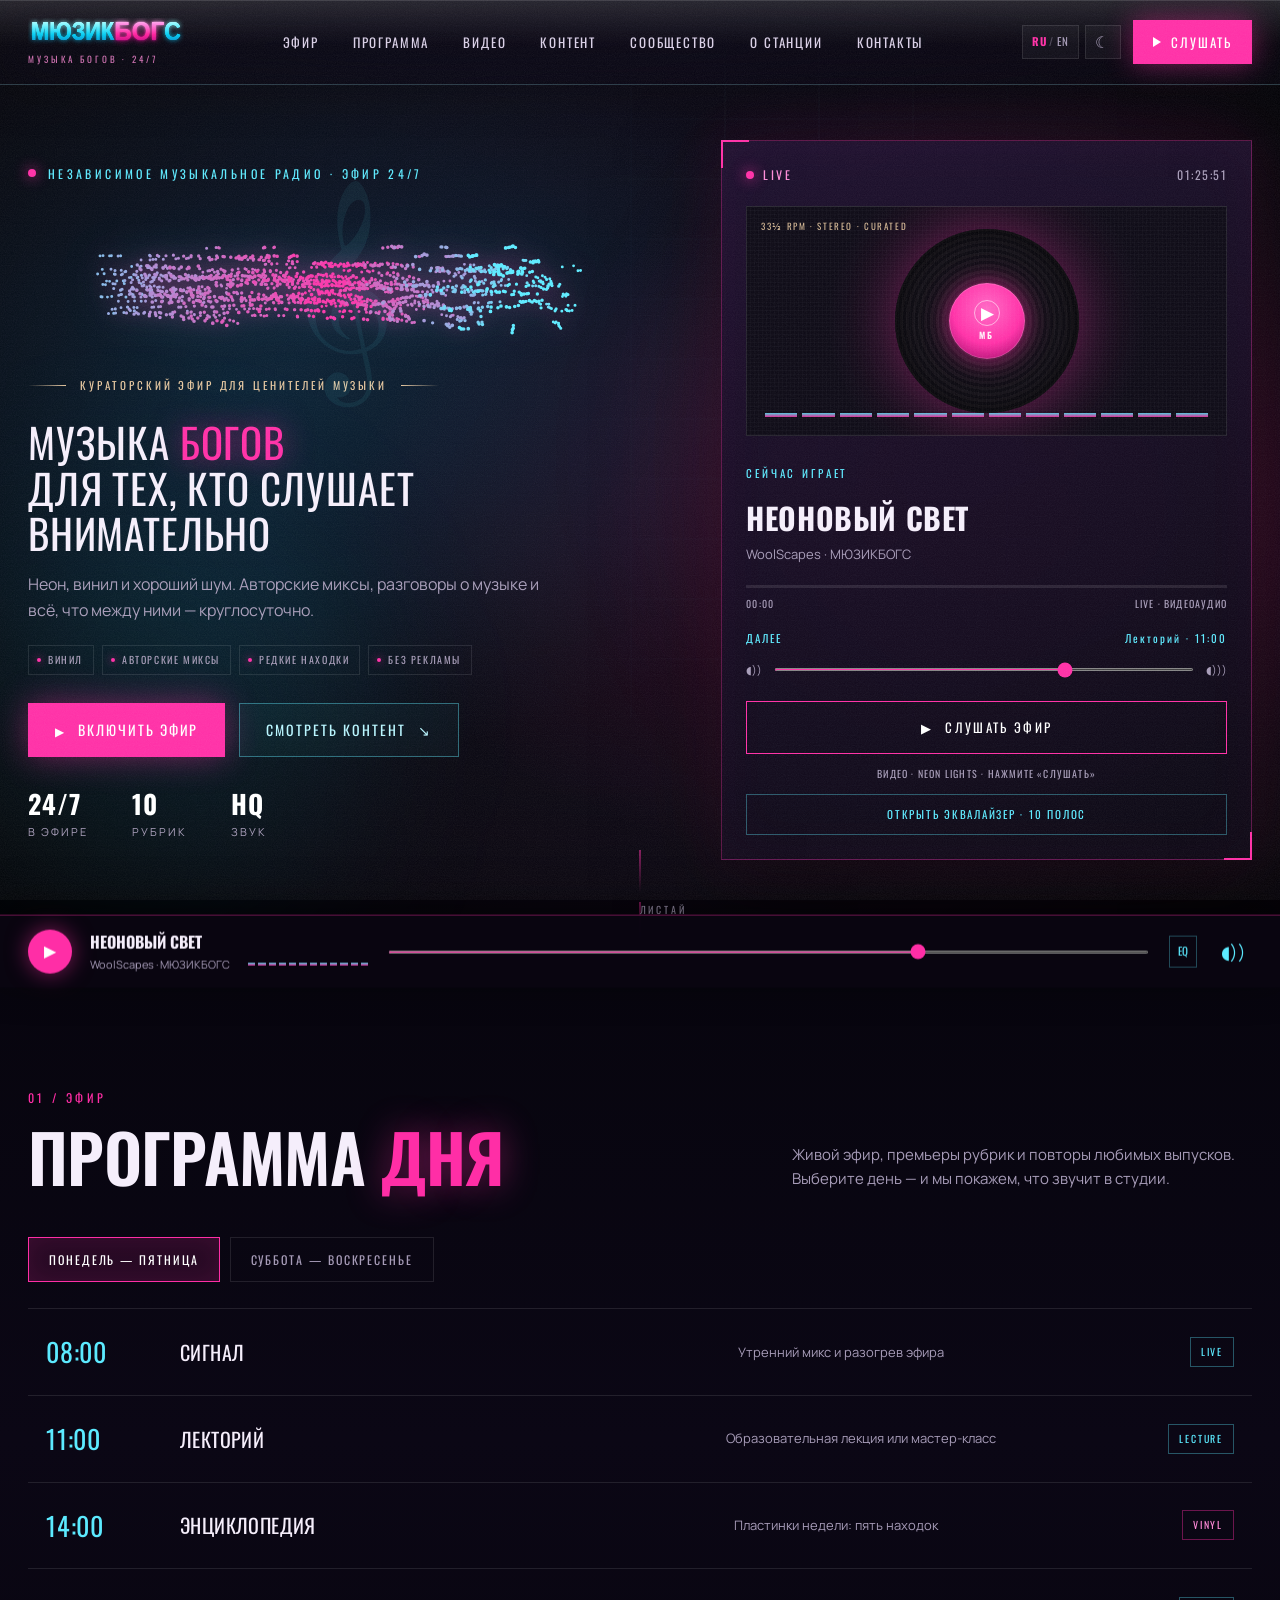
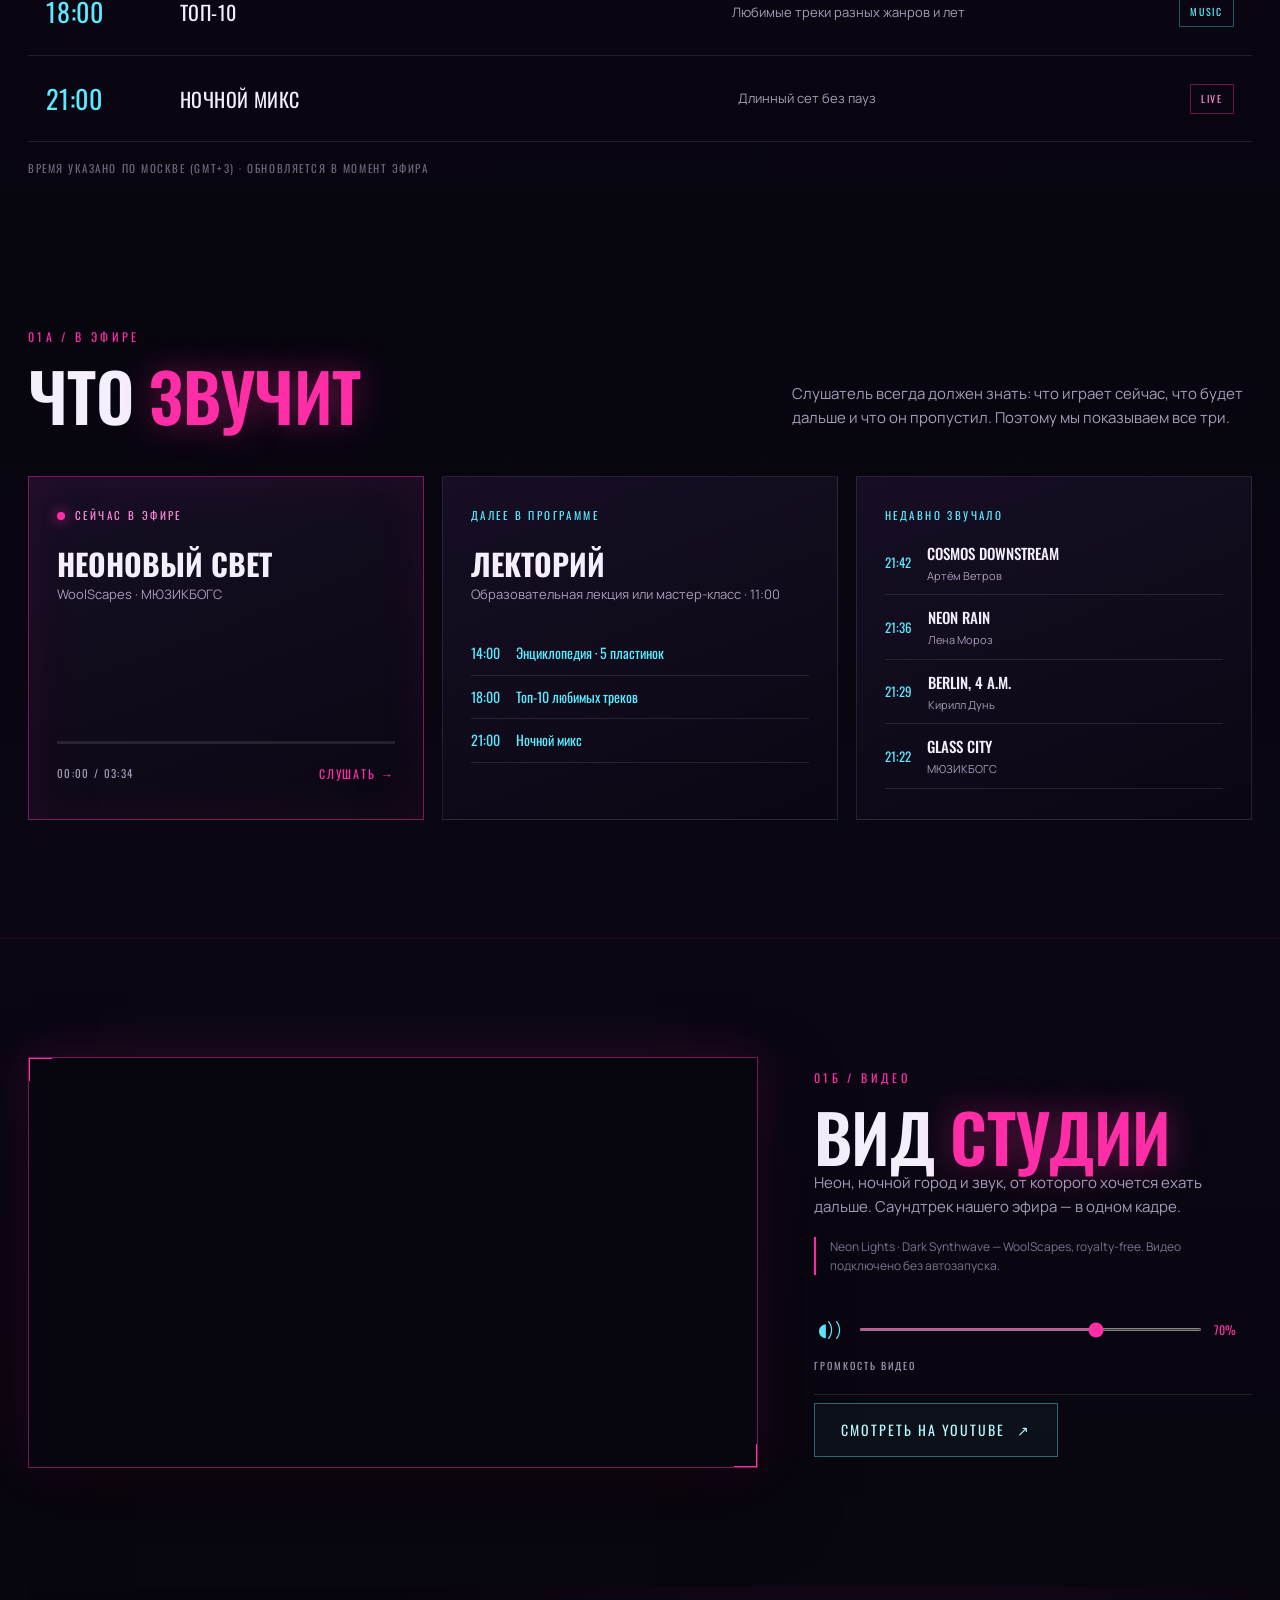
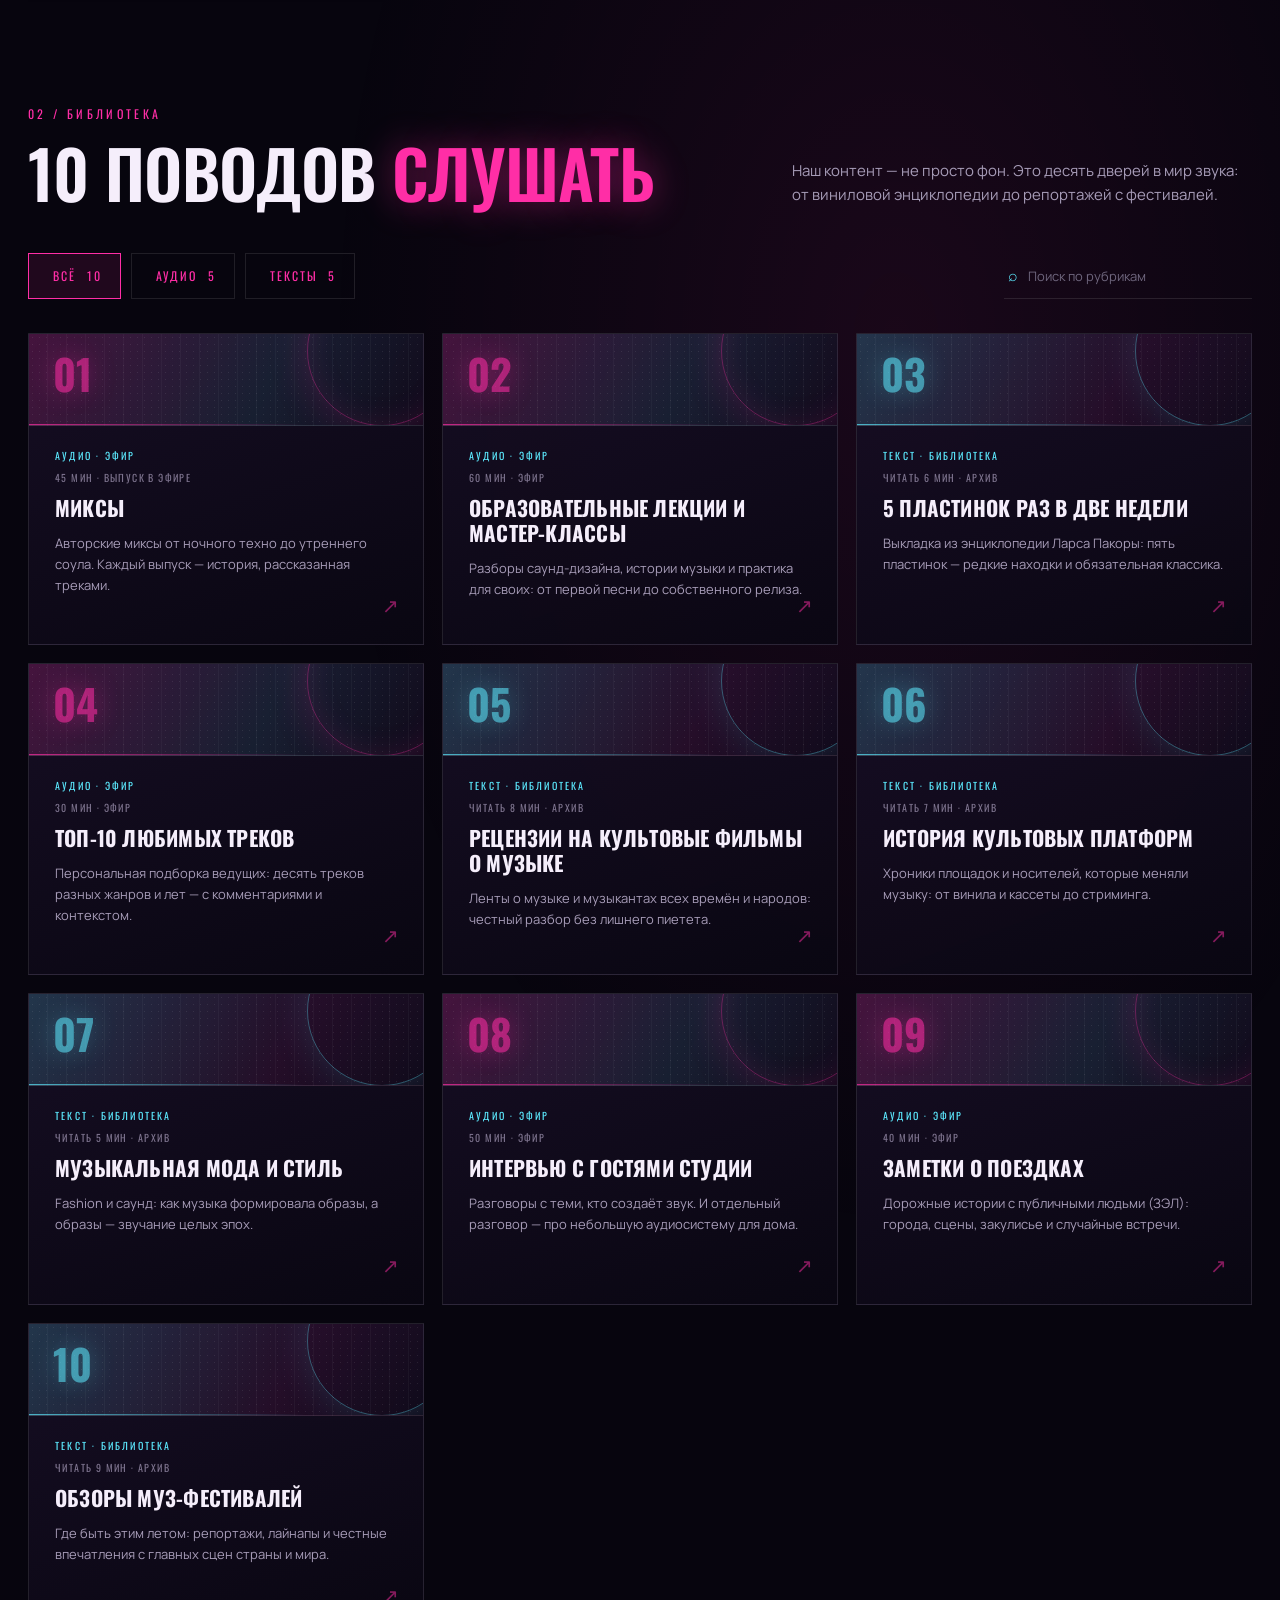
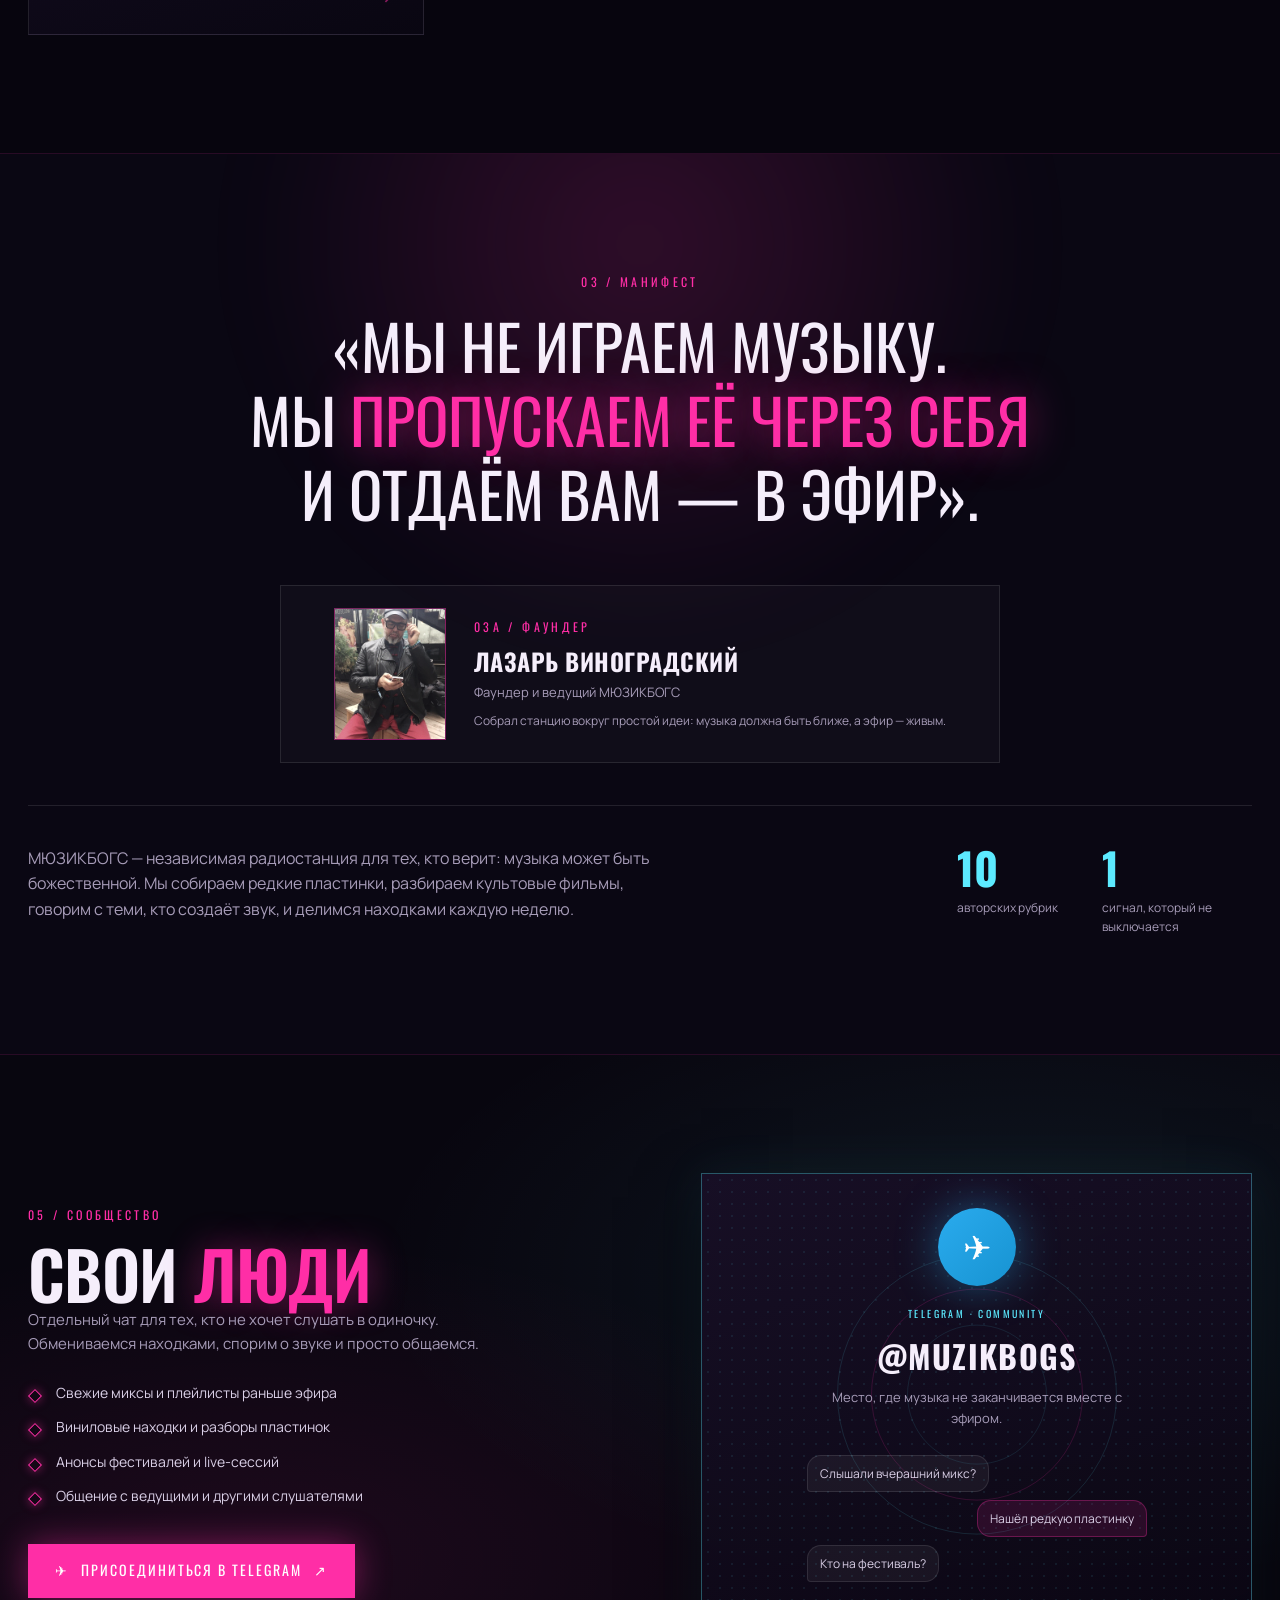
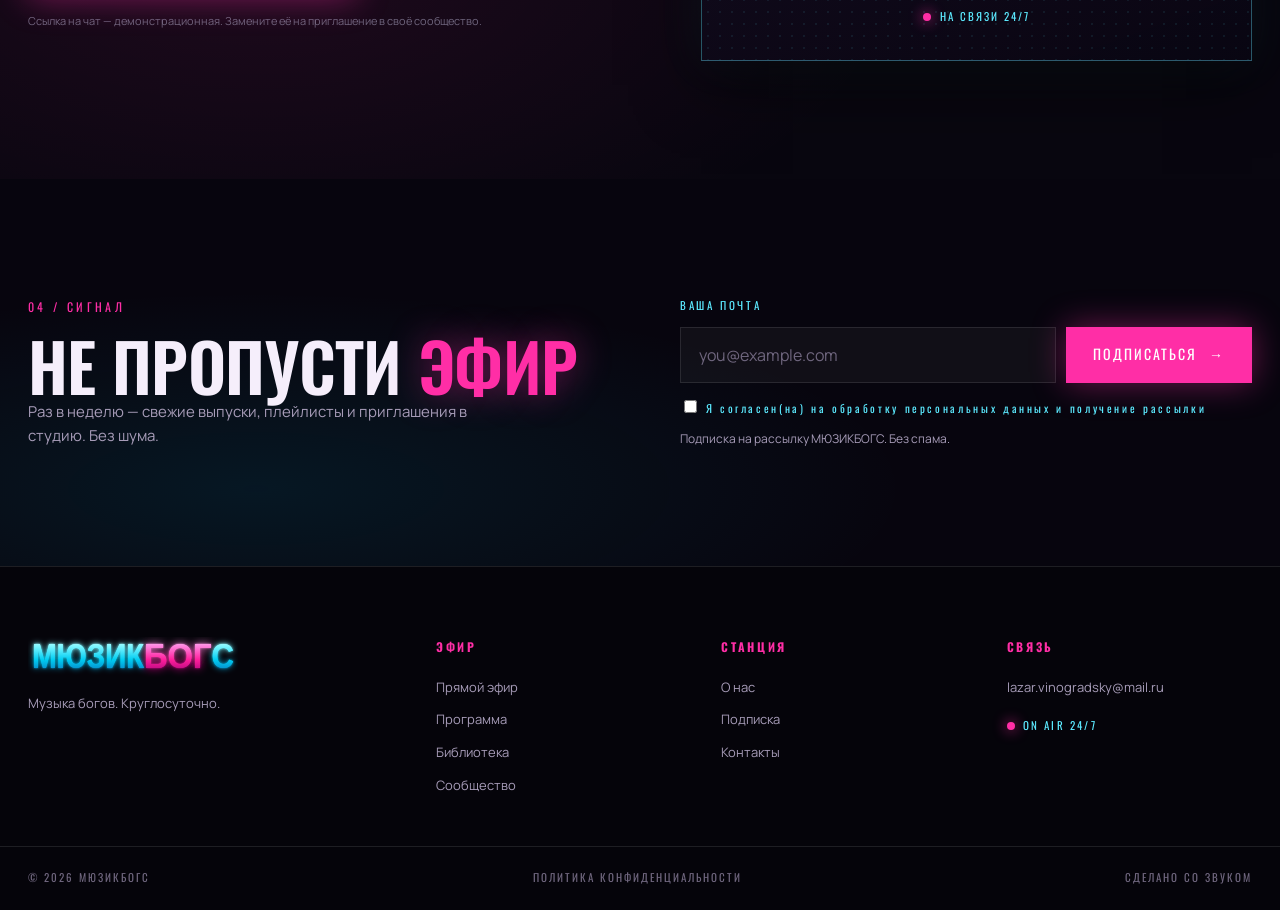
<file: index.html>
<!DOCTYPE html>
<html lang="ru" data-theme="dark">
<head>
  <meta charset="UTF-8" />
  <meta name="viewport" content="width=device-width, initial-scale=1.0" />
  <meta name="theme-color" content="#07050e" />
  <meta name="description" data-i18n-attr="content" data-i18n="meta.desc" content="МЮЗИКБОГС — интернет-радиостанция. Музыка богов: миксы, лекции, пластинки, рецензии, интервью и обзоры фестивалей. Эфир 24/7." />
  <title>МЮЗИКБОГС — Музыка богов. Эфир 24/7</title>
  <link rel="icon" type="image/svg+xml" href="assets/favicon.svg" />
  <link rel="alternate icon" type="image/png" href="assets/favicon.png" />
  <link rel="apple-touch-icon" href="assets/favicon.png" />
  <link rel="preconnect" href="https://fonts.googleapis.com" />
  <link rel="preconnect" href="https://fonts.gstatic.com" crossorigin />
  <link href="https://fonts.googleapis.com/css2?family=Manrope:wght@400;500;600;700;800&family=Oswald:wght@400;500;600;700&display=swap" rel="stylesheet" />
  <link rel="stylesheet" href="styles.css" />
</head>
<body>
  <a class="skip-link" href="#main-content" data-i18n="a11y.skip">Перейти к содержимому</a>

  <div class="film-grain" aria-hidden="true"></div>
  <div class="scanlines" aria-hidden="true"></div>

  <!-- Шапка -->
  <header class="site-header" id="top">
    <div class="container header-inner">
      <a class="brand" href="#top" aria-label="МЮЗИКБОГС">
        <img src="assets/muzikbogs-wordmark.svg" alt="МЮЗИКБОГС" class="brand-logo" />
        <span class="brand-sub" data-i18n="header.sub">МУЗЫКА БОГОВ · 24/7</span>
      </a>

      <nav class="main-nav" id="main-nav" aria-label="Основная навигация">
        <a href="#air" data-i18n="nav.air">Эфир</a>
        <a href="#schedule" data-i18n="nav.schedule">Программа</a>
        <a href="#video" data-i18n="nav.video">Видео</a>
        <a href="#content" data-i18n="nav.content">Контент</a>
        <a href="#community" data-i18n="nav.community">Сообщество</a>
        <a href="#about" data-i18n="nav.about">О станции</a>
        <a href="#contact" data-i18n="nav.contact">Контакты</a>
      </nav>

      <div class="header-actions">
        <div class="switch-group" role="group" aria-label="Настройки отображения">
          <button class="switch-btn switch-btn--lang" id="lang-btn" data-i18n-aria="a11y.lang" aria-label="Switch to English"><span class="lang-ru">RU</span><span class="lang-sep">/</span><span class="lang-en">EN</span></button>
          <button class="switch-btn switch-btn--icon" id="theme-btn" data-i18n-aria="a11y.theme" aria-label="Светлая тема" title="Тема">☾</button>
        </div>
        <button class="listen-btn" data-play-toggle data-i18n-aria="a11y.listen" aria-label="Слушать эфир">
          <span class="listen-icon" aria-hidden="true"></span>
          <span class="listen-label" data-i18n="play.listen">СЛУШАТЬ</span>
        </button>
        <button class="menu-btn" id="menu-btn" data-i18n-aria="a11y.menuOpen" aria-label="Открыть меню" aria-expanded="false" aria-controls="main-nav">
          <span></span><span></span><span></span>
        </button>
      </div>
    </div>
  </header>

  <main id="main-content">
    <!-- HERO -->
    <section class="hero" id="air">
      <div class="hero-glow hero-glow--pink" aria-hidden="true"></div>
      <div class="hero-glow hero-glow--cyan" aria-hidden="true"></div>
      <div class="wall" aria-hidden="true"></div>

      <div class="container hero-inner">
        <div class="hero-copy">
          <div class="eyebrow"><span class="dot-live"></span> <span data-i18n="hero.eyebrow">НЕЗАВИСИМОЕ МУЗЫКАЛЬНОЕ РАДИО · ЭФИР 24/7</span></div>
          <h1 class="hero-title">
            <div class="particle-text" id="particle-text">
              <canvas id="particle-canvas" aria-hidden="true"></canvas>
              <span class="particle-sr">МЮЗИКБОГС</span>
            </div>
          </h1>
          <div class="hero-seal"><span class="seal-line"></span><span data-i18n="hero.curated">КУРАТОРСКИЙ ЭФИР ДЛЯ ЦЕНИТЕЛЕЙ МУЗЫКИ</span><span class="seal-line"></span></div>
          <p class="hero-tagline" data-i18n-html="true" data-i18n="hero.tagline">МУЗЫКА <span>БОГОВ</span><br />для тех, кто слушает внимательно</p>
          <p class="hero-desc" data-i18n="hero.desc">Неон, винил и хороший шум. Авторские миксы, разговоры о музыке и всё, что между ними — круглосуточно.</p>
          <div class="hero-tags">
            <span data-i18n="hero.tag1">ВИНИЛ</span>
            <span data-i18n="hero.tag2">АВТОРСКИЕ МИКСЫ</span>
            <span data-i18n="hero.tag3">РЕДКИЕ НАХОДКИ</span>
            <span data-i18n="hero.tag4">БЕЗ РЕКЛАМЫ</span>
          </div>
          <div class="hero-actions">
            <button class="btn btn--primary" data-play-toggle>
              <span class="play-symbol" aria-hidden="true">▶</span>
              <span class="btn-label" data-i18n="play.start">ВКЛЮЧИТЬ ЭФИР</span>
            </button>
            <a class="btn btn--ghost" href="#content"><span data-i18n="hero.browse">СМОТРЕТЬ КОНТЕНТ</span> <span aria-hidden="true">↘</span></a>
          </div>
          <div class="hero-meta">
            <div><strong>24/7</strong><span data-i18n="hero.meta1">в эфире</span></div>
            <div><strong>10</strong><span data-i18n="hero.meta2">рубрик</span></div>
            <div><strong>HQ</strong><span data-i18n="hero.meta3">звук</span></div>
          </div>
        </div>

        <aside class="live-card" aria-label="Сейчас в эфире">
          <div class="live-card-top">
            <span class="live-badge"><span class="pulse"></span> <span data-i18n="live.live">LIVE</span></span>
            <span class="live-clock" id="live-clock">00:00:00</span>
          </div>
          <div class="live-art">
            <span class="live-spec" data-i18n="live.spec">33⅓ RPM · STEREO · CURATED</span>
            <button class="vinyl" id="vinyl-btn" data-play-toggle data-i18n-aria="a11y.vinyl" aria-label="Включить эфир с пластинки">
              <span class="vinyl-label">
                <span class="vinyl-play" aria-hidden="true">▶</span>
                <span class="vinyl-mb">МБ</span>
              </span>
            </button>
            <div class="eq" id="hero-eq" aria-hidden="true">
              <i></i><i></i><i></i><i></i><i></i><i></i><i></i><i></i><i></i><i></i><i></i><i></i>
            </div>
          </div>
          <div class="live-card-body">
            <span class="live-kicker" data-i18n="live.now">СЕЙЧАС ИГРАЕТ</span>
            <h2 class="now-title" id="now-title">Неоновый протокол</h2>
            <p class="now-artist" id="now-artist">МЮЗИКБОГС · Оригинальный саунд</p>
            <div class="progress" aria-hidden="true"><span id="progress-fill"></span></div>
            <div class="progress-meta"><span id="now-time">00:00</span><span data-i18n="live.bitrate">LIVE · 128 KBPS</span></div>
            <p class="up-next"><span data-i18n="live.next">ДАЛЕЕ</span> <span data-i18n="live.nextValue">Лекторий · 11:00</span></p>
            <div class="volume-row">
              <span aria-hidden="true">◖))</span>
              <input type="range" class="volume-range" id="hero-volume" min="0" max="1" step="0.01" value="0.7" data-i18n-aria="a11y.volume" aria-label="Громкость" />
              <span aria-hidden="true">◖)))</span>
            </div>
            <button class="card-play" data-play-toggle data-i18n-aria="a11y.play" aria-label="Play / pause">
              <span class="card-play-icon" aria-hidden="true">▶</span>
              <span class="card-play-text" data-i18n="play.card">СЛУШАТЬ ЭФИР</span>
            </button>
            <p class="stream-status" id="stream-status" role="status" data-i18n="stream.idle">ПОТОК ГОТОВ · НАЖМИТЕ «СЛУШАТЬ»</p>
            <button class="eq-open" id="eq-open" data-i18n="eq.open">ОТКРЫТЬ ЭКВАЛАЙЗЕР · 10 ПОЛОС</button>
          </div>
        </aside>
      </div>

      <a class="scroll-hint" href="#schedule" aria-label="Листать ниже"><span></span> <span data-i18n="scroll.hint">ЛИСТАЙ</span></a>
    </section>

    <!-- Расписание -->
    <section class="section schedule-section" id="schedule">
      <div class="container">
        <div class="section-head reveal">
          <div>
            <span class="section-index" data-i18n="sched.index">01 / ЭФИР</span>
            <h2 class="section-title" data-i18n-html="true" data-i18n="sched.title">ПРОГРАММА <span>ДНЯ</span></h2>
          </div>
          <p class="section-lead" data-i18n="sched.lead">Живой эфир, премьеры рубрик и повторы любимых выпусков. Выберите день — и мы покажем, что звучит в студии.</p>
        </div>

        <div class="schedule-tabs reveal" role="tablist" aria-label="Дни недели">
          <button class="tab is-active" role="tab" aria-selected="true" data-day="weekday" data-i18n="sched.weekday">ПОНЕДЕЛЬ — ПЯТНИЦА</button>
          <button class="tab" role="tab" aria-selected="false" data-day="weekend" data-i18n="sched.weekend">СУББОТА — ВОСКРЕСЕНЬЕ</button>
        </div>

        <div class="schedule-list" id="schedule-list" role="tabpanel"></div>
        <p class="timezone-note" data-i18n="sched.timezone">Время указано по Москве (GMT+3) · обновляется в момент эфира</p>
      </div>
    </section>

    <!-- Триада эфира -->
    <section class="section now-section" aria-labelledby="now-heading">
      <div class="container">
        <div class="section-head reveal">
          <div>
            <span class="section-index" data-i18n="now.index">01А / В ЭФИРЕ</span>
            <h2 class="section-title" id="now-heading" data-i18n-html="true" data-i18n="now.title">ЧТО <span>ЗВУЧИТ</span></h2>
          </div>
          <p class="section-lead" data-i18n="now.lead">Слушатель всегда должен знать: что играет сейчас, что будет дальше и что он пропустил. Поэтому мы показываем все три.</p>
        </div>
        <div class="now-grid">
          <div class="now-panel now-panel--live reveal">
            <span class="now-panel-kicker"><span class="pulse"></span> <span data-i18n="now.live">СЕЙЧАС В ЭФИРЕ</span></span>
            <h3 id="triad-title">Неоновый протокол</h3>
            <p id="triad-artist">МЮЗИКБОГС · Оригинальный саунд</p>
            <div class="now-panel-bar"><span id="triad-progress"></span></div>
            <div class="now-panel-foot"><span id="triad-time">00:00 / LIVE</span><button data-play-toggle data-i18n="now.listen">СЛУШАТЬ →</button></div>
          </div>
          <div class="now-panel reveal">
            <span class="now-panel-kicker" data-i18n="now.next">ДАЛЕЕ В ПРОГРАММЕ</span>
            <h3 data-i18n="now.nextTitle">Лекторий</h3>
            <p data-i18n="now.nextDesc">Образовательная лекция или мастер-класс · 11:00</p>
            <ul class="mini-list">
              <li><span>14:00</span> <span data-i18n="now.next1">Энциклопедия · 5 пластинок</span></li>
              <li><span>18:00</span> <span data-i18n="now.next2">Топ-10 любимых треков</span></li>
              <li><span>21:00</span> <span data-i18n="now.next3">Ночной микс</span></li>
            </ul>
          </div>
          <div class="now-panel reveal">
            <span class="now-panel-kicker" data-i18n="now.recent">НЕДАВНО ЗВУЧАЛО</span>
            <ul class="track-list">
              <li><span class="track-time">21:42</span><span><strong>Cosmos Downstream</strong><small>Артём Ветров</small></span></li>
              <li><span class="track-time">21:36</span><span><strong>Neon Rain</strong><small>Лена Мороз</small></span></li>
              <li><span class="track-time">21:29</span><span><strong>Berlin, 4 a.m.</strong><small>Кирилл Дунь</small></span></li>
              <li><span class="track-time">21:22</span><span><strong>Glass City</strong><small>МЮЗИКБОГС</small></span></li>
            </ul>
          </div>
        </div>
      </div>
    </section>

    <!-- Видео -->
    <section class="section video-section" id="video">
      <div class="container video-inner">
        <div class="video-frame reveal">
          <iframe
            src="https://www.youtube-nocookie.com/embed/11jEgN6SjG0?rel=0&modestbranding=1&enablejsapi=1"
            title="Neon Lights — Dark Synthwave / МЮЗИКБОГС"
            allow="accelerometer; autoplay; clipboard-write; encrypted-media; gyroscope; picture-in-picture; web-share"
            referrerpolicy="strict-origin-when-cross-origin"
            allowfullscreen
            loading="lazy"></iframe>
        </div>
        <div class="video-copy reveal">
          <span class="section-index" data-i18n="video.index">01Б / ВИДЕО</span>
          <h2 class="section-title" data-i18n-html="true" data-i18n="video.title">ВИД <span>СТУДИИ</span></h2>
          <p class="section-lead" data-i18n="video.lead">Неон, ночной город и звук, от которого хочется ехать дальше. Саундтрек нашего эфира — в одном кадре.</p>
          <p class="video-caption" data-i18n-html="true" data-i18n="video.caption">Neon Lights · Dark Synthwave — <a href="https://www.youtube.com/@WoolScapes" target="_blank" rel="noopener noreferrer">WoolScapes</a>, royalty-free. Видео подключено без автозапуска.</p>
          <div class="video-volume">
            <button class="video-vol-btn" id="video-mute" aria-label="Выключить звук видео" data-i18n-aria="a11y.videoMute"><span aria-hidden="true">◖))</span></button>
            <input type="range" id="video-volume" min="0" max="100" step="1" value="70" aria-label="Громкость видео" data-i18n-aria="a11y.videoVolume" />
            <span id="video-volume-value">70%</span>
            <span class="video-vol-label" data-i18n="video.volume">ГРОМКОСТЬ ВИДЕО</span>
          </div>
          <a class="btn btn--ghost" href="https://www.youtube.com/watch?v=11jEgN6SjG0" target="_blank" rel="noopener noreferrer">
            <span data-i18n="video.cta">СМОТРЕТЬ НА YOUTUBE</span> <span aria-hidden="true">↗</span>
          </a>
        </div>
      </div>
    </section>

    <!-- Контент -->
    <section class="section content-section" id="content">
      <div class="container">
        <div class="section-head reveal">
          <div>
            <span class="section-index" data-i18n="content.index">02 / БИБЛИОТЕКА</span>
            <h2 class="section-title" data-i18n-html="true" data-i18n="content.title">10 ПОВОДОВ <span>СЛУШАТЬ</span></h2>
          </div>
          <p class="section-lead" data-i18n="content.lead">Наш контент — не просто фон. Это десять дверей в мир звука: от виниловой энциклопедии до репортажей с фестивалей.</p>
        </div>

        <div class="filters reveal" role="group" aria-label="Фильтр контента">
          <button class="filter is-active" data-filter="all"><span data-i18n="filter.all">ВСЁ</span> <span>10</span></button>
          <button class="filter" data-filter="audio"><span data-i18n="filter.audio">АУДИО</span> <span>5</span></button>
          <button class="filter" data-filter="text"><span data-i18n="filter.text">ТЕКСТЫ</span> <span>5</span></button>
          <label class="search-box">
            <span aria-hidden="true">⌕</span>
            <input type="search" id="content-search" data-i18n-placeholder="search.placeholder" placeholder="Поиск по рубрикам" aria-label="Поиск по рубрикам" />
          </label>
        </div>

        <div class="cards-grid" id="cards-grid"></div>
      </div>
    </section>

    <!-- О станции -->
    <section class="section about-section" id="about">
      <div class="about-beam" aria-hidden="true"></div>
      <div class="container about-inner reveal">
        <span class="section-index" data-i18n="about.index">03 / МАНИФЕСТ</span>
        <p class="about-quote" data-i18n-html="true" data-i18n="about.quote">«Мы не играем музыку.<br />Мы <em>пропускаем её через себя</em><br />и отдаём вам — в эфир».</p>
        <div class="founder reveal">
          <div class="founder-photo magic-surface">
            <img src="assets/lazar.jpg" alt="Лазарь Виноградский — фаундер МЮЗИКБОГС" id="founder-photo" onerror="this.remove()" />
            <span class="founder-monogram" id="founder-monogram" aria-hidden="true">ЛВ</span>
          </div>
          <div class="founder-copy">
            <span class="section-index" data-i18n="founder.kicker">03А / ФАУНДЕР</span>
            <h3 data-i18n="founder.name">Лазарь Виноградский</h3>
            <p data-i18n="founder.role">Фаундер и ведущий МЮЗИКБОГС</p>
            <p class="founder-note" data-i18n="founder.text">Собрал станцию вокруг простой идеи: музыка должна быть ближе, а эфир — живым.</p>
          </div>
        </div>
        <div class="about-bottom">
          <p data-i18n="about.text">МЮЗИКБОГС — независимая радиостанция для тех, кто верит: музыка может быть божественной. Мы собираем редкие пластинки, разбираем культовые фильмы, говорим с теми, кто создаёт звук, и делимся находками каждую неделю.</p>
          <div class="about-stats">
            <div><strong>10</strong><span data-i18n="about.stat1">авторских рубрик</span></div>
            <div><strong>1</strong><span data-i18n="about.stat2">сигнал, который не выключается</span></div>
          </div>
        </div>
      </div>
    </section>

    <!-- Сообщество -->
    <section class="section community-section" id="community">
      <div class="container community-inner">
        <div class="community-copy reveal">
          <span class="section-index" data-i18n="community.index">05 / СООБЩЕСТВО</span>
          <h2 class="section-title" data-i18n-html="true" data-i18n="community.title">СВОИ <span>ЛЮДИ</span></h2>
          <p class="section-lead" data-i18n="community.lead">Отдельный чат для тех, кто не хочет слушать в одиночку. Обмениваемся находками, спорим о звуке и просто общаемся.</p>
          <ul class="community-list">
            <li data-i18n="community.item1">Свежие миксы и плейлисты раньше эфира</li>
            <li data-i18n="community.item2">Виниловые находки и разборы пластинок</li>
            <li data-i18n="community.item3">Анонсы фестивалей и live-сессий</li>
            <li data-i18n="community.item4">Общение с ведущими и другими слушателями</li>
          </ul>
          <a class="btn btn--primary community-cta magic-surface" id="tg-join" href="https://t.me/muzikbogs" target="_blank" rel="noopener noreferrer">
            <span aria-hidden="true">✈</span><span data-i18n="community.cta">ПРИСОЕДИНИТЬСЯ В TELEGRAM</span><span aria-hidden="true">↗</span>
          </a>
          <p class="community-note" data-i18n="community.note">Ссылка на чат — демонстрационная. Замените её на приглашение в своё сообщество.</p>
        </div>

        <div class="community-card magic-surface reveal">
          <div class="tg-orbit" aria-hidden="true"><span></span><span></span><span></span></div>
          <div class="tg-icon" aria-hidden="true">✈</div>
          <span class="tg-kicker">TELEGRAM · COMMUNITY</span>
          <h3 data-i18n="community.cardTitle">@MUZIKBOGS</h3>
          <p data-i18n="community.cardText">Место, где музыка не заканчивается вместе с эфиром.</p>
          <div class="tg-chats" aria-hidden="true">
            <span class="tg-bubble" data-i18n="community.chat1">Слышали вчерашний микс? 🔥</span>
            <span class="tg-bubble tg-bubble--pink" data-i18n="community.chat2">Нашёл редкую пластинку</span>
            <span class="tg-bubble" data-i18n="community.chat3">Кто на фестиваль?</span>
          </div>
          <div class="tg-foot"><span class="pulse"></span> <span data-i18n="community.online">НА СВЯЗИ 24/7</span></div>
        </div>
      </div>
    </section>

    <!-- Подписка -->
    <section class="section subscribe-section" id="contact">
      <div class="container subscribe-inner reveal">
        <div>
          <span class="section-index" data-i18n="sub.index">04 / СИГНАЛ</span>
          <h2 class="section-title" data-i18n-html="true" data-i18n="sub.title">НЕ ПРОПУСТИ <span>ЭФИР</span></h2>
          <p class="section-lead" data-i18n="sub.lead">Раз в неделю — свежие выпуски, плейлисты и приглашения в студию. Без шума.</p>
        </div>
        <form class="subscribe-form" id="subscribe-form" novalidate>
          <label for="email" data-i18n="sub.label">ВАША ПОЧТА</label>
          <div class="form-row">
            <input type="email" id="email" name="email" placeholder="you@example.com" autocomplete="email" required />
            <button type="submit" class="btn btn--primary"><span data-i18n="sub.button">ПОДПИСАТЬСЯ</span> <span aria-hidden="true">→</span></button>
          </div>
          <label class="consent">
            <input type="checkbox" id="consent" required />
            <span data-i18n-html="true" data-i18n="sub.consent">Я согласен(на) на <a href="privacy.html" target="_blank" rel="noopener noreferrer">обработку персональных данных</a> и получение рассылки</span>
          </label>
          <p class="form-note" id="form-note" role="status" data-i18n="sub.note">Подписка на рассылку МЮЗИКБОГС. Без спама.</p>
        </form>
      </div>
    </section>
  </main>

  <!-- Подвал -->
  <footer class="site-footer">
    <div class="container footer-inner">
      <div class="footer-brand">
        <img src="assets/muzikbogs-wordmark.svg" alt="МЮЗИКБОГС" class="footer-logo" />
        <p data-i18n="footer.tagline">Музыка богов. Круглосуточно.</p>
      </div>
      <div class="footer-col">
        <h3 data-i18n="footer.air">ЭФИР</h3>
        <a href="#air" data-i18n="footer.liveLink">Прямой эфир</a>
        <a href="#schedule" data-i18n="footer.schedule">Программа</a>
        <a href="#content" data-i18n="footer.library">Библиотека</a>
        <a href="#community" data-i18n="footer.community">Сообщество</a>
      </div>
      <div class="footer-col">
        <h3 data-i18n="footer.station">СТАНЦИЯ</h3>
        <a href="#about" data-i18n="footer.about">О нас</a>
        <a href="#contact" data-i18n="footer.subscribe">Подписка</a>
        <a href="mailto:lazar.vinogradsky@mail.ru" data-i18n="footer.contacts">Контакты</a>
      </div>
      <div class="footer-col">
        <h3 data-i18n="footer.contact">СВЯЗЬ</h3>
        <a href="mailto:lazar.vinogradsky@mail.ru">lazar.vinogradsky@mail.ru</a>
        <span class="footer-live"><span class="pulse"></span> ON AIR 24/7</span>
      </div>
    </div>
    <div class="container footer-bottom"><span>© 2026 МЮЗИКБОГС</span><a href="privacy.html" data-i18n="footer.privacy">ПОЛИТИКА КОНФИДЕНЦИАЛЬНОСТИ</a><span data-i18n="footer.made">СДЕЛАНО СО ЗВУКОМ</span></div>
  </footer>

  <!-- Мини-плеер -->
  <div class="mini-player" id="mini-player" aria-label="Мини-плеер">
    <div class="container mini-inner">
      <button class="mini-play" data-play-toggle data-i18n-aria="a11y.play" aria-label="Воспроизвести / пауза"><span aria-hidden="true">▶</span></button>
      <div class="mini-info">
        <strong id="mini-title">Неоновый протокол</strong>
        <span id="mini-artist">МЮЗИКБОГС · Оригинальный саунд</span>
      </div>
      <div class="mini-eq" id="mini-eq" aria-hidden="true"><i></i><i></i><i></i><i></i><i></i><i></i><i></i><i></i><i></i><i></i><i></i><i></i></div>
      <input type="range" class="mini-volume" id="volume" min="0" max="1" step="0.01" value="0.7" data-i18n-aria="a11y.volume" aria-label="Громкость" />
      <button class="mini-eq-btn" id="eq-open-mini" data-i18n-aria="a11y.eq" aria-label="Открыть эквалайзер">EQ</button>
      <button class="mini-vol" id="mute-btn" data-i18n-aria="a11y.mute" aria-label="Выключить звук"><span aria-hidden="true">◖))</span></button>
    </div>
  </div>

  <!-- Эквалайзер -->
  <div class="eq-panel" id="eq-panel" role="dialog" aria-label="Эквалайзер" hidden>
    <div class="eq-head">
      <div>
        <span class="eq-kicker">МЮЗИКБОГС · AUDIO ENGINE</span>
        <h3 data-i18n="eq.title">ЭКВАЛАЙЗЕР</h3>
      </div>
      <button id="eq-close" aria-label="Закрыть эквалайзер" data-i18n-aria="a11y.eqClose">×</button>
    </div>
    <canvas id="eq-canvas" width="900" height="150" aria-hidden="true"></canvas>
    <div class="eq-bands" id="eq-bands"></div>
    <p class="eq-note" data-i18n="eq.note">Эквалайзер визуален: звук идёт из YouTube-видео, браузер не передаёт его в Web Audio.</p>
    <div class="eq-foot">
      <label>ПРЕСЕТ <select id="eq-preset"></select></label>
      <button id="eq-reset">FLAT / 0 dB</button>
      <span id="eq-readout">—</span>
    </div>
  </div>

  <audio id="stream-audio" preload="none" loop></audio>

  <script src="particle-text.js"></script>
  <script src="script.js"></script>
</body>
</html>
</file>
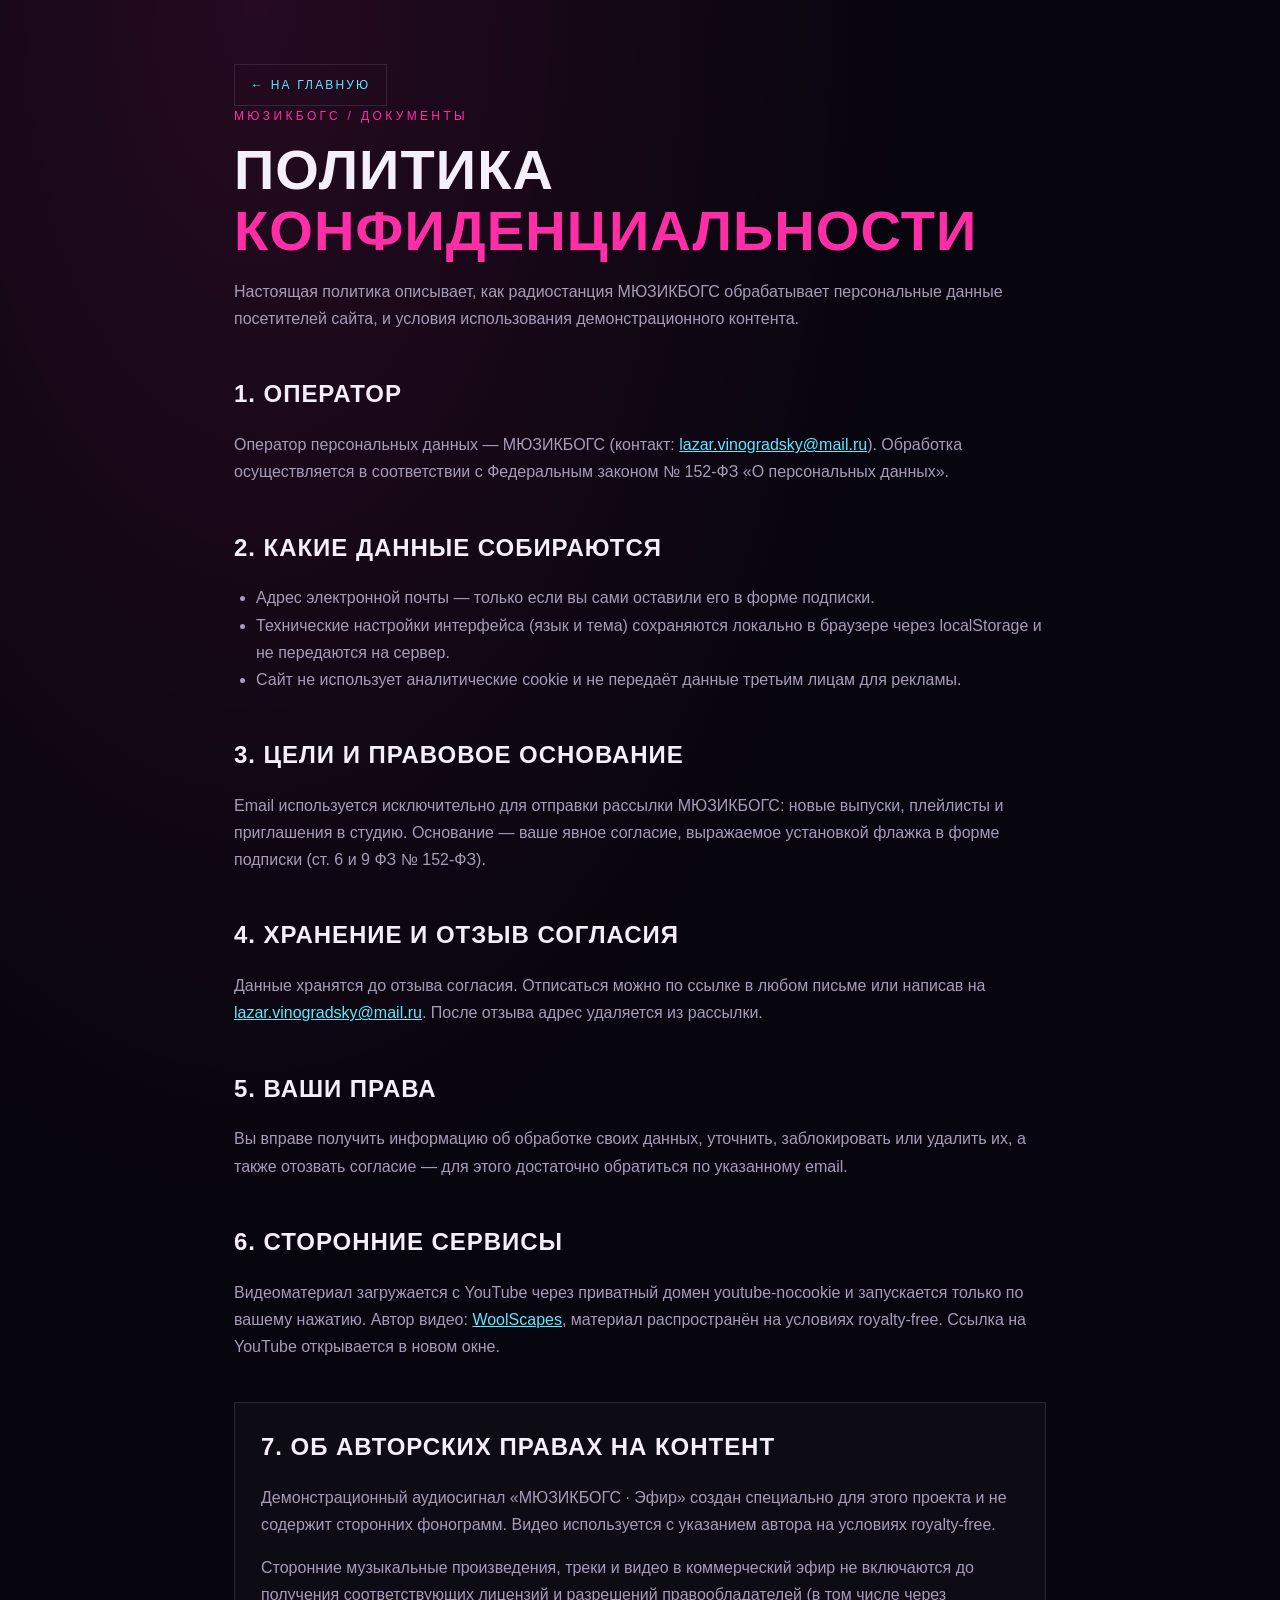
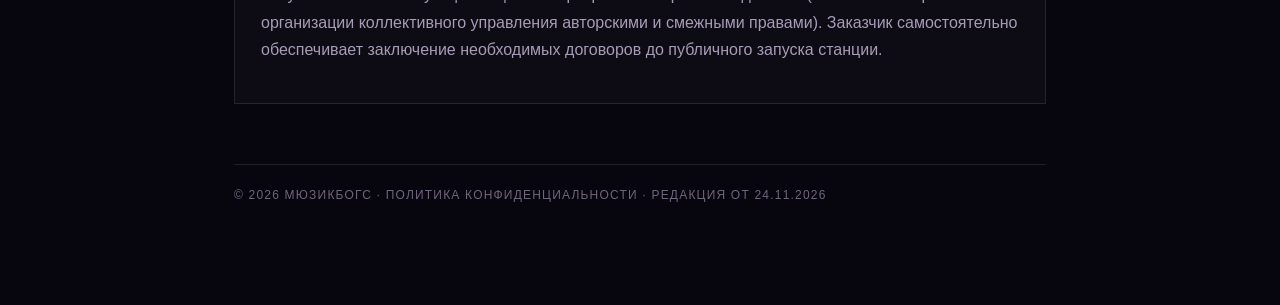
<file: privacy.html>
<!DOCTYPE html>
<html lang="ru">
<head>
  <meta charset="UTF-8" />
  <meta name="viewport" content="width=device-width, initial-scale=1.0" />
  <title>Политика конфиденциальности — МЮЗИКБОГС</title>
  <meta name="description" content="Политика обработки персональных данных и об использовании контента радиостанции МЮЗИКБОГС." />
  <link rel="icon" type="image/svg+xml" href="assets/favicon.svg" />
  <link rel="alternate icon" type="image/png" href="assets/favicon.png" />
  <link rel="apple-touch-icon" href="assets/favicon.png" />
  <style>
    :root { --bg:#07050e; --text:#f5eefb; --muted:#a79cb8; --pink:#ff2ea6; --cyan:#5ceaff; --line:rgba(255,255,255,.1); }
    * { box-sizing:border-box; }
    body { margin:0; background:radial-gradient(ellipse at 20% 0%,rgba(255,46,166,.12),transparent 45%),var(--bg); color:var(--text); font:16px/1.7 "Segoe UI",Arial,sans-serif; }
    .wrap { max-width:860px; margin:0 auto; padding:64px 24px 100px; }
    a { color:var(--cyan); }
    h1 { font-family:"Arial Narrow",Arial,sans-serif; font-size:clamp(32px,6vw,56px); letter-spacing:.02em; text-transform:uppercase; line-height:1.1; margin:12px 0 8px; }
    h1 span { color:var(--pink); }
    .back { display:inline-block; font-family:"Arial Narrow",Arial,sans-serif; font-size:12px; letter-spacing:.18em; text-decoration:none; border:1px solid var(--line); padding:10px 16px; }
    .back:hover { border-color:var(--pink); }
    .kicker { font-family:"Arial Narrow",Arial,sans-serif; font-size:12px; letter-spacing:.28em; color:var(--pink); }
    h2 { font-family:"Arial Narrow",Arial,sans-serif; font-size:24px; text-transform:uppercase; letter-spacing:.04em; margin:42px 0 10px; }
    p, li { color:var(--muted); }
    ul { padding-left:22px; }
    .box { border:1px solid var(--line); background:rgba(255,255,255,.025); padding:24px 26px; margin-top:42px; }
    .box h2 { margin-top:0; }
    footer { margin-top:60px; padding-top:20px; border-top:1px solid var(--line); font-size:12px; color:#6f667e; letter-spacing:.1em; }
  </style>
</head>
<body>
  <div class="wrap">
    <a class="back" href="index.html">← НА ГЛАВНУЮ</a>
    <div class="kicker">МЮЗИКБОГС / ДОКУМЕНТЫ</div>
    <h1>ПОЛИТИКА <span>КОНФИДЕНЦИАЛЬНОСТИ</span></h1>
    <p>Настоящая политика описывает, как радиостанция МЮЗИКБОГС обрабатывает персональные данные посетителей сайта, и условия использования демонстрационного контента.</p>

    <h2>1. Оператор</h2>
    <p>Оператор персональных данных — МЮЗИКБОГС (контакт: <a href="mailto:lazar.vinogradsky@mail.ru">lazar.vinogradsky@mail.ru</a>). Обработка осуществляется в соответствии с Федеральным законом № 152-ФЗ «О персональных данных».</p>

    <h2>2. Какие данные собираются</h2>
    <ul>
      <li>Адрес электронной почты — только если вы сами оставили его в форме подписки.</li>
      <li>Технические настройки интерфейса (язык и тема) сохраняются локально в браузере через localStorage и не передаются на сервер.</li>
      <li>Сайт не использует аналитические cookie и не передаёт данные третьим лицам для рекламы.</li>
    </ul>

    <h2>3. Цели и правовое основание</h2>
    <p>Email используется исключительно для отправки рассылки МЮЗИКБОГС: новые выпуски, плейлисты и приглашения в студию. Основание — ваше явное согласие, выражаемое установкой флажка в форме подписки (ст. 6 и 9 ФЗ № 152-ФЗ).</p>

    <h2>4. Хранение и отзыв согласия</h2>
    <p>Данные хранятся до отзыва согласия. Отписаться можно по ссылке в любом письме или написав на <a href="mailto:lazar.vinogradsky@mail.ru">lazar.vinogradsky@mail.ru</a>. После отзыва адрес удаляется из рассылки.</p>

    <h2>5. Ваши права</h2>
    <p>Вы вправе получить информацию об обработке своих данных, уточнить, заблокировать или удалить их, а также отозвать согласие — для этого достаточно обратиться по указанному email.</p>

    <h2>6. Сторонние сервисы</h2>
    <p>Видеоматериал загружается с YouTube через приватный домен youtube-nocookie и запускается только по вашему нажатию. Автор видео: <a href="https://www.youtube.com/@WoolScapes" target="_blank" rel="noopener noreferrer">WoolScapes</a>, материал распространён на условиях royalty-free. Ссылка на YouTube открывается в новом окне.</p>

    <div class="box">
      <h2>7. Об авторских правах на контент</h2>
      <p>Демонстрационный аудиосигнал «МЮЗИКБОГС · Эфир» создан специально для этого проекта и не содержит сторонних фонограмм. Видео используется с указанием автора на условиях royalty-free.</p>
      <p>Сторонние музыкальные произведения, треки и видео в коммерческий эфир не включаются до получения соответствующих лицензий и разрешений правообладателей (в том числе через организации коллективного управления авторскими и смежными правами). Заказчик самостоятельно обеспечивает заключение необходимых договоров до публичного запуска станции.</p>
    </div>

    <footer>© 2026 МЮЗИКБОГС · ПОЛИТИКА КОНФИДЕНЦИАЛЬНОСТИ · РЕДАКЦИЯ ОТ 24.11.2026</footer>
  </div>
</body>
</html>
</file>
<file: styles.css>
/* =========================================================
   МЮЗИКБОГС — сайт радиостанции
  neon pink / Atomic Blonde cinematic style
   ========================================================= */

:root {
  --bg: #07050e;
  --bg-2: #0e0919;
  --panel: rgba(19, 12, 31, 0.78);
  --pink: #ff2ea6;
  --pink-soft: #ff8ad8;
  --cyan: #5ceaff;
  --cyan-soft: #b8f6ff;
  --text: #f5eefb;
  --muted: #a79cb8;
  --line: rgba(255, 255, 255, 0.1);
  --gold: #e6c79f;
  --max: 1280px;
  --ease: cubic-bezier(0.22, 1, 0.36, 1);
}

* { box-sizing: border-box; }

html { scroll-behavior: smooth; }

body {
  margin: 0;
  background: var(--bg);
  color: var(--text);
  font-family: "Manrope", "Segoe UI", Arial, sans-serif;
  font-size: 16px;
  line-height: 1.6;
  overflow-x: hidden;
  -webkit-font-smoothing: antialiased;
}

a { color: inherit; text-decoration: none; }
button, input { font: inherit; }
button { cursor: pointer; }
img { max-width: 100%; display: block; }
::selection { background: var(--pink); color: #fff; }

:focus-visible {
  outline: 2px solid var(--cyan);
  outline-offset: 4px;
}

.container {
  width: 100%;
  max-width: var(--max);
  margin-inline: auto;
  padding-inline: 28px;
}

.skip-link {
  position: fixed; top: -60px; left: 20px; z-index: 9999;
  background: var(--pink); color: #fff; padding: 12px 18px;
  font-family: "Oswald", "Arial Narrow", sans-serif; font-size: 13px; letter-spacing: .1em;
  transition: top .3s;
}
.skip-link:focus { top: 12px; }

/* --- Плёночные текстуры --- */
.film-grain,
.scanlines {
  position: fixed;
  inset: 0;
  pointer-events: none;
  z-index: 9000;
}
.film-grain {
  opacity: 0.085;
  mix-blend-mode: screen;
  background-image: url("data:image/svg+xml,%3Csvg xmlns='http://www.w3.org/2000/svg' width='220' height='220'%3E%3Cfilter id='n'%3E%3CfeTurbulence type='fractalNoise' baseFrequency='0.9' numOctaves='3' stitchTiles='stitch'/%3E%3CfeColorMatrix type='saturate' values='0'/%3E%3C/filter%3E%3Crect width='220' height='220' filter='url(%23n)'/%3E%3C/svg%3E");
  animation: grain-shift 0.7s steps(3) infinite;
}
.scanlines {
  opacity: 0.25;
  background: repeating-linear-gradient(to bottom, rgba(255,255,255,0.035) 0 1px, transparent 1px 5px);
}
@keyframes grain-shift {
  0% { transform: translate(0, 0); }
  33% { transform: translate(-2%, 1%); }
  66% { transform: translate(1%, -2%); }
  100% { transform: translate(0, 0); }
}

/* --- Шапка --- */
.site-header {
  position: fixed;
  inset: 0 0 auto 0;
  z-index: 1000;
  background: linear-gradient(to bottom, rgba(7,5,14,0.70), rgba(7,5,14,0.52));
  backdrop-filter: blur(30px) saturate(180%);
  -webkit-backdrop-filter: blur(30px) saturate(180%);
  border-bottom: 1px solid rgba(160, 240, 255, 0.22);
  box-shadow: 0 12px 40px rgba(0,0,0,.22), inset 0 1px 0 rgba(255,255,255,.12);
}
.site-header::before {
  content: ""; position: absolute; inset: 0; pointer-events: none;
  background: linear-gradient(180deg, rgba(255,255,255,.12), rgba(255,255,255,.025) 42%, transparent 55%);
}
.header-inner {
  position: relative; z-index: 1;
  height: 84px;
  display: flex;
  align-items: center;
  justify-content: space-between;
  gap: 28px;
}
.brand { display: flex; flex-direction: column; gap: 4px; flex-shrink: 0; }
.brand-logo { width: 156px; height: auto; }
.brand-sub {
  font-family: "Oswald", "Arial Narrow", sans-serif;
  font-size: 9px;
  letter-spacing: 0.32em;
  color: var(--pink-soft);
  opacity: 0.8;
}
.main-nav { display: flex; gap: 34px; align-items: center; }
.main-nav a {
  font-family: "Oswald", "Arial Narrow", sans-serif;
  font-size: 13px;
  letter-spacing: 0.14em;
  text-transform: uppercase;
  color: #d9cfe6;
  position: relative;
  padding: 8px 0;
  transition: color 0.3s;
}
.main-nav a::after {
  content: "";
  position: absolute;
  left: 0; bottom: 2px;
  width: 0; height: 1px;
  background: var(--pink);
  box-shadow: 0 0 10px var(--pink);
  transition: width 0.35s var(--ease);
}
.main-nav a:hover { color: #fff; }
.main-nav a:hover::after { width: 100%; }

.header-actions { display: flex; align-items: center; gap: 12px; }
.switch-group { display: flex; align-items: center; gap: 6px; }
.switch-btn {
  height: 34px; min-width: 34px; padding: 0 9px;
  background: rgba(255,255,255,.04); color: var(--muted);
  border: 1px solid var(--line);
  font-family: "Oswald", "Arial Narrow", sans-serif; font-size: 11px; letter-spacing: .12em;
  transition: color .3s, border-color .3s, background .3s;
}
.switch-btn:hover { color: var(--text); border-color: rgba(255,46,166,.5); }
.switch-btn--lang { display: flex; align-items: center; gap: 2px; }
.switch-btn--icon { font-size: 16px; }
.lang-sep { opacity: .4; }
html[lang="ru"] .lang-ru, html[lang="en"] .lang-en { color: var(--pink); font-weight: 700; }
.listen-btn {
  display: flex;
  align-items: center;
  gap: 10px;
  background: var(--pink);
  color: #fff;
  border: 0;
  padding: 12px 20px;
  font-family: "Oswald", "Arial Narrow", sans-serif;
  font-size: 13px;
  letter-spacing: 0.15em;
  box-shadow: 0 0 28px rgba(255, 46, 166, 0.45);
  transition: transform 0.3s, box-shadow 0.3s, background 0.3s;
}
.listen-btn:hover { transform: translateY(-2px); box-shadow: 0 0 46px rgba(255, 46, 166, 0.7); background: #ff4fb5; }
.listen-icon {
  width: 0; height: 0;
  border-left: 8px solid #fff;
  border-top: 5px solid transparent;
  border-bottom: 5px solid transparent;
}
.is-playing .listen-icon {
  width: 8px; height: 11px;
  border: 0;
  background: linear-gradient(to right, #fff 0 3px, transparent 3px 5px, #fff 5px 8px);
}
.menu-btn { display: none; background: none; border: 0; flex-direction: column; gap: 5px; padding: 8px; }
.menu-btn span { display: block; width: 24px; height: 2px; background: var(--text); transition: 0.3s; }

/* --- HERO --- */
.hero {
  position: relative;
  min-height: 100vh;
  display: flex;
  align-items: center;
  padding: 140px 0 110px;
  overflow: hidden;
  background:
    radial-gradient(ellipse at 18% 40%, rgba(0, 170, 220, 0.16), transparent 46%),
    radial-gradient(ellipse at 82% 55%, rgba(255, 20, 150, 0.19), transparent 48%),
    linear-gradient(160deg, #0d0a1e 0%, #07050e 60%, #130a1c 100%);
}
.hero::after {
  content: "";
  position: absolute;
  inset: 0;
  background: radial-gradient(ellipse at center, transparent 42%, rgba(0,0,0,0.75) 100%);
  pointer-events: none;
}
.hero-glow {
  position: absolute;
  border-radius: 50%;
  filter: blur(90px);
  pointer-events: none;
}
.hero-glow--pink { width: 520px; height: 520px; right: 2%; top: 20%; background: rgba(255, 30, 156, 0.18); }
.hero-glow--cyan { width: 420px; height: 420px; left: -6%; bottom: 4%; background: rgba(0, 200, 240, 0.13); }
.wall {
  position: absolute;
  inset: 0 0 auto auto;
  width: 58%;
  height: 74%;
  opacity: 0.42;
  background:
    repeating-linear-gradient(90deg, transparent 0 92px, rgba(140, 220, 255, 0.07) 92px 94px),
    repeating-linear-gradient(0deg, transparent 0 58px, rgba(140, 220, 255, 0.05) 58px 60px);
  mask-image: linear-gradient(to right, transparent, black 30%, transparent 95%);
  -webkit-mask-image: linear-gradient(to right, transparent, black 30%, transparent 95%);
}
.hero-inner {
  position: relative;
  z-index: 2;
  display: grid;
  grid-template-columns: minmax(0, 1.08fr) minmax(340px, 0.92fr);
  gap: 70px;
  align-items: center;
}
.eyebrow {
  display: inline-flex;
  align-items: center;
  gap: 12px;
  font-family: "Oswald", "Arial Narrow", sans-serif;
  font-size: 12px;
  letter-spacing: 0.28em;
  color: var(--cyan);
  margin-bottom: 26px;
}
.dot-live {
  width: 8px; height: 8px; border-radius: 50%;
  background: var(--pink);
  box-shadow: 0 0 14px var(--pink);
  animation: blink 1.8s infinite;
}
@keyframes blink { 50% { opacity: 0.25; } }
.hero-title { margin: 0; }
.hero-logo {
  width: min(100%, 670px);
  filter: drop-shadow(0 0 28px rgba(255, 46, 166, 0.28));
}
.particle-text { position: relative; width: 100%; height: clamp(96px, 13vw, 168px); }
.particle-text::before {
  content: "𝄞"; position: absolute; left: 50%; top: 50%; z-index: 0;
  transform: translate(-50%, -52%);
  font: 190px/1 "Segoe UI Symbol", "Arial Unicode MS", serif;
  color: var(--cyan); opacity: .07; pointer-events: none;
}
.particle-text canvas {
  position: relative; z-index: 1;
  display: block; width: 100%; height: 100%; cursor: crosshair;
  filter: drop-shadow(0 0 10px rgba(255,46,166,.42)) drop-shadow(0 0 24px rgba(92,234,255,.2));
}
.particle-sr {
  position: absolute; width: 1px; height: 1px; padding: 0; margin: -1px;
  overflow: hidden; clip: rect(0 0 0 0); white-space: nowrap; border: 0;
}
.hero-seal {
  display: flex; align-items: center; gap: 14px;
  margin: 2px 0 14px;
  font-family: "Oswald", "Arial Narrow", sans-serif;
  font-size: 11px; letter-spacing: .26em; color: var(--gold);
}
.seal-line { display: block; width: 38px; height: 1px; background: linear-gradient(90deg, transparent, var(--gold)); }
.hero-seal .seal-line:last-child { transform: scaleX(-1); }
.hero-tags { display: flex; flex-wrap: wrap; gap: 8px; margin-top: 22px; }
.hero-tags span {
  position: relative; padding: 6px 10px 6px 19px;
  border: 1px solid var(--line);
  font-family: "Oswald", "Arial Narrow", sans-serif; font-size: 10px; letter-spacing: .16em;
  color: var(--muted);
}
.hero-tags span::before {
  content: ""; position: absolute; left: 8px; top: 50%; width: 4px; height: 4px; margin-top: -2px;
  border-radius: 50%; background: var(--pink); box-shadow: 0 0 8px var(--pink);
}
.hero-tagline {
  font-family: "Oswald", "Arial Narrow", sans-serif;
  font-size: clamp(26px, 3.2vw, 44px);
  line-height: 1.12;
  letter-spacing: 0.02em;
  margin: 24px 0 16px;
  text-transform: uppercase;
}
.hero-tagline span { color: var(--pink); text-shadow: 0 0 30px rgba(255,46,166,.6); }
.hero-desc { max-width: 520px; color: var(--muted); font-size: 16px; margin: 0; }
.hero-actions { display: flex; flex-wrap: wrap; gap: 14px; margin-top: 28px; }

.btn {
  display: inline-flex;
  align-items: center;
  justify-content: center;
  gap: 12px;
  min-height: 54px;
  padding: 0 26px;
  font-family: "Oswald", "Arial Narrow", sans-serif;
  font-size: 14px;
  letter-spacing: 0.14em;
  border: 1px solid transparent;
  transition: transform 0.3s var(--ease), box-shadow 0.3s, background 0.3s, color 0.3s;
}
.btn--primary {
  background: var(--pink);
  color: #fff;
  box-shadow: 0 0 34px rgba(255, 46, 166, 0.42);
}
.btn--primary:hover { transform: translateY(-3px); box-shadow: 0 0 54px rgba(255, 46, 166, 0.72); background: #ff4fb5; }
.btn--ghost { border-color: rgba(92, 234, 255, 0.4); color: var(--cyan-soft); background: rgba(92, 234, 255, 0.04); }
.btn--ghost:hover { border-color: var(--cyan); background: rgba(92, 234, 255, 0.12); transform: translateY(-3px); }
.play-symbol { font-size: 12px; }
.is-playing .play-symbol { font-size: 0; }
.is-playing .play-symbol::after { content: "❚❚"; font-size: 12px; }

.hero-meta { display: flex; gap: 44px; margin-top: 34px; }
.hero-meta div { display: flex; flex-direction: column; }
.hero-meta strong { font-family: "Oswald", "Arial Narrow", sans-serif; font-size: 26px; line-height: 1; letter-spacing: 0.04em; color: #fff; }
.hero-meta span { font-size: 11px; letter-spacing: 0.18em; text-transform: uppercase; color: var(--muted); margin-top: 6px; }

/* Live-карточка */
.live-card {
  position: relative;
  background: linear-gradient(155deg, rgba(28, 14, 45, 0.94), rgba(9, 6, 18, 0.96));
  border: 1px solid rgba(255, 46, 166, 0.32);
  box-shadow: 0 30px 90px rgba(0,0,0,0.65), 0 0 60px rgba(255, 46, 166, 0.13), inset 0 0 60px rgba(255, 46, 166, 0.035);
  padding: 24px;
}
.live-card::before,
.live-card::after {
  content: "";
  position: absolute;
  width: 26px; height: 26px;
  border: 2px solid var(--pink);
  pointer-events: none;
}
.live-card::before { top: -1px; left: -1px; border-right: 0; border-bottom: 0; }
.live-card::after { bottom: -1px; right: -1px; border-left: 0; border-top: 0; }
.live-spec {
  position: absolute; left: 14px; top: 12px; z-index: 2;
  font-family: "Oswald", "Arial Narrow", sans-serif; font-size: 9px; letter-spacing: .18em;
  color: var(--gold); opacity: .9;
}
.live-card-top { display: flex; justify-content: space-between; align-items: center; }
.live-badge {
  display: inline-flex; align-items: center; gap: 9px;
  font-family: "Oswald", "Arial Narrow", sans-serif; font-size: 12px; letter-spacing: 0.22em;
  color: var(--pink-soft);
}
.pulse { width: 8px; height: 8px; border-radius: 50%; background: var(--pink); box-shadow: 0 0 14px var(--pink); animation: blink 1.6s infinite; }
.live-clock { font-family: "Oswald", "Arial Narrow", sans-serif; font-size: 12px; letter-spacing: 0.12em; color: var(--muted); }
.live-art {
  position: relative;
  height: 230px;
  margin: 22px 0 24px;
  display: flex;
  align-items: center;
  justify-content: center;
  background:
    radial-gradient(circle at 50% 50%, rgba(255,46,166,0.18), transparent 60%),
    repeating-linear-gradient(0deg, rgba(255,255,255,0.02) 0 1px, transparent 1px 4px),
    #0a0713;
  border: 1px solid var(--line);
  overflow: hidden;
}
.vinyl {
  width: 184px; height: 184px; border-radius: 50%; padding: 0; border: 0;
  background: repeating-radial-gradient(circle at 50% 50%, #141018 0 3px, #0a0810 3px 6px);
  box-shadow: 0 0 50px rgba(255, 46, 166, 0.28), inset 0 0 30px #000;
  display: grid; place-items: center; cursor: pointer;
  animation: spin 7s linear infinite;
  animation-play-state: paused;
  transition: box-shadow .3s, transform .3s;
}
.vinyl:hover { box-shadow: 0 0 70px rgba(255,46,166,.5), inset 0 0 30px #000; transform: scale(1.03); }
.vinyl:focus-visible { outline: 2px solid var(--cyan); outline-offset: 6px; }
.is-playing .vinyl { animation-play-state: running; }
@keyframes spin { to { transform: rotate(360deg); } }
.vinyl-label {
  width: 76px; height: 76px; border-radius: 50%;
  display: flex; flex-direction: column; align-items: center; justify-content: center; gap: 2px;
  background: radial-gradient(circle at 50% 35%, #ff67c4, var(--pink) 55%, #8d005c);
  box-shadow: 0 0 26px rgba(255,46,166,.7), inset 0 0 0 1px rgba(255,255,255,.18);
  transform: rotate(0deg);
}
.vinyl-play {
  display: block; font-size: 17px; line-height: 1; color: #fff;
  width: 26px; height: 26px; display: grid; place-items: center;
  border: 1px solid rgba(255,255,255,.55); border-radius: 50%;
  padding-left: 2px;
}
.is-playing .vinyl-play { font-size: 0; padding-left: 0; }
.is-playing .vinyl-play::after { content: "❚❚"; font-size: 11px; letter-spacing: 1px; }
.vinyl-mb {
  font-family: "Oswald", "Arial Narrow", sans-serif; font-size: 9px; font-weight: 700;
  letter-spacing: .18em; color: rgba(255,255,255,.92);
}
.eq {
  position: absolute; left: 18px; right: 18px; bottom: 18px;
  height: 42px; display: flex; align-items: flex-end; gap: 5px;
}
.eq i, .mini-eq i {
  flex: 1;
  height: 10%;
  background: linear-gradient(to top, var(--pink), var(--cyan));
  opacity: 0.85;
  transform-origin: bottom;
  animation: eq 1s ease-in-out infinite alternate;
  animation-play-state: paused;
}
.is-playing .eq i, .is-playing .mini-eq i { animation-play-state: running; }
.eq i:nth-child(2n), .mini-eq i:nth-child(2n) { animation-duration: 0.72s; animation-delay: -0.3s; }
.eq i:nth-child(3n), .mini-eq i:nth-child(3n) { animation-duration: 1.25s; animation-delay: -0.6s; }
.eq i:nth-child(5n), .mini-eq i:nth-child(5n) { animation-duration: 0.9s; animation-delay: -0.15s; }
@keyframes eq { from { height: 8%; } to { height: 100%; } }
.live-kicker { font-family: "Oswald", "Arial Narrow", sans-serif; font-size: 11px; letter-spacing: 0.26em; color: var(--cyan); }
.now-title { font-family: "Oswald", "Arial Narrow", sans-serif; font-size: 30px; letter-spacing: 0.02em; margin: 8px 0 2px; text-transform: uppercase; }
.now-artist { color: var(--muted); font-size: 13px; margin: 0 0 20px; }
.progress { height: 3px; background: rgba(255,255,255,0.1); overflow: hidden; }
.progress span { display: block; width: 0%; height: 100%; background: linear-gradient(90deg, var(--cyan), var(--pink)); box-shadow: 0 0 12px var(--pink); transition: width 0.4s linear; }
.progress-meta { display: flex; justify-content: space-between; margin-top: 8px; font-size: 10px; letter-spacing: 0.12em; color: var(--muted); font-family: "Oswald", "Arial Narrow", sans-serif; }
.up-next { display: flex; justify-content: space-between; gap: 10px; margin: 18px 0 0; font-family: "Oswald", "Arial Narrow", sans-serif; font-size: 11px; letter-spacing: .18em; color: var(--muted); }
.up-next span { color: var(--cyan); }
.card-play {
  width: 100%; margin-top: 22px; padding: 15px;
  display: flex; gap: 12px; align-items: center; justify-content: center;
  background: transparent; color: #fff;
  border: 1px solid var(--pink);
  font-family: "Oswald", "Arial Narrow", sans-serif; font-size: 13px; letter-spacing: 0.18em;
  transition: background 0.3s, box-shadow 0.3s;
}
.card-play:hover { background: rgba(255,46,166,0.14); box-shadow: 0 0 26px rgba(255,46,166,.3); }
.is-playing .card-play-icon { font-size: 0; }
.is-playing .card-play-icon::after { content: "❚❚"; font-size: 13px; letter-spacing: 2px; }
.stream-status { margin: 12px 0 0; text-align: center; font-family: "Oswald", "Arial Narrow", sans-serif; font-size: 10px; letter-spacing: .12em; color: var(--muted); }
.stream-status.is-live { color: var(--cyan); }
.stream-status.is-error { color: #ff6b8a; }
.volume-row { display: flex; align-items: center; gap: 10px; margin-top: 14px; font-size: 11px; color: var(--muted); }
.volume-range, .mini-volume { flex: 1; min-width: 0; height: 3px; accent-color: var(--pink); cursor: pointer; }
.eq-open {
  width: 100%; margin-top: 12px; padding: 11px;
  background: transparent; border: 1px solid rgba(92,234,255,.35);
  color: var(--cyan); font-family: "Oswald", "Arial Narrow", sans-serif;
  font-size: 11px; letter-spacing: .16em; transition: background .3s, box-shadow .3s;
}
.eq-open:hover { background: rgba(92,234,255,.08); box-shadow: 0 0 22px rgba(92,234,255,.14); }
.mini-eq-btn { background: none; border: 1px solid rgba(92,234,255,.3); color: var(--cyan); font-family: "Oswald", "Arial Narrow", sans-serif; font-size: 11px; padding: 6px 8px; }
.consent { display: flex; gap: 10px; align-items: flex-start; margin-top: 14px; font-size: 12px; color: var(--muted); }
.consent input { margin-top: 3px; accent-color: var(--pink); flex-shrink: 0; }
.consent a { color: var(--cyan); }

.scroll-hint {
  position: absolute; bottom: 26px; left: 50%; transform: translateX(-50%);
  z-index: 3; display: flex; flex-direction: column; align-items: center; gap: 10px;
  font-family: "Oswald", "Arial Narrow", sans-serif; font-size: 10px; letter-spacing: 0.28em; color: var(--muted);
}
.scroll-hint span { width: 1px; height: 42px; background: linear-gradient(var(--pink), transparent); }

/* --- Общие секции --- */
.section { position: relative; padding: 118px 0; }
.section-head { display: flex; justify-content: space-between; align-items: flex-end; gap: 60px; margin-bottom: 46px; }
.section-index {
  display: block; font-family: "Oswald", "Arial Narrow", sans-serif; font-size: 12px;
  letter-spacing: 0.28em; color: var(--pink); margin-bottom: 16px;
}
.section-title {
  font-family: "Oswald", "Arial Narrow", sans-serif; font-weight: 600;
  font-size: clamp(38px, 5.2vw, 70px); line-height: 1.02;
  letter-spacing: -0.01em; text-transform: uppercase; margin: 0;
}
.section-title span { color: var(--pink); text-shadow: 0 0 36px rgba(255,46,166,.45); }
.section-lead { max-width: 460px; color: var(--muted); font-size: 15px; margin: 0; }

.reveal { opacity: 0; transform: translateY(34px); transition: opacity .8s var(--ease), transform .8s var(--ease); }
.reveal.is-visible { opacity: 1; transform: none; }

/* --- Расписание --- */
.schedule-section { background: linear-gradient(180deg, #07050e, #0b0715 50%, #07050e); }
.schedule-tabs { display: flex; gap: 10px; margin-bottom: 26px; flex-wrap: wrap; }
.tab {
  background: transparent; border: 1px solid var(--line); color: var(--muted);
  padding: 12px 20px; font-family: "Oswald", "Arial Narrow", sans-serif; font-size: 12px; letter-spacing: 0.16em;
  transition: 0.3s;
}
.tab:hover { color: #fff; border-color: rgba(255,46,166,.5); }
.tab.is-active { color: #fff; border-color: var(--pink); background: rgba(255,46,166,.12); box-shadow: inset 0 0 24px rgba(255,46,166,.1); }
.schedule-list { border-top: 1px solid var(--line); }
.schedule-row {
  display: grid;
  grid-template-columns: 110px minmax(0, 1fr) minmax(0, 0.8fr) auto;
  align-items: center; gap: 24px;
  padding: 22px 18px; border-bottom: 1px solid var(--line);
  transition: background .3s, padding-left .3s;
  animation: row-in .5s var(--ease) both;
}
.schedule-row:hover { background: rgba(255,46,166,.055); padding-left: 26px; }
.timezone-note { margin-top: 18px; font-family: "Oswald", "Arial Narrow", sans-serif; font-size: 11px; letter-spacing: .14em; color: #6f667e; text-transform: uppercase; }

/* --- Триада эфира --- */
.now-section { padding-top: 20px; background: linear-gradient(180deg, #07050e, #0b0715); }
.now-grid { display: grid; grid-template-columns: repeat(3, 1fr); gap: 18px; }
.now-panel {
  position: relative; padding: 30px 28px; min-height: 290px;
  background: linear-gradient(160deg, rgba(24,15,38,.9), rgba(10,7,18,.92));
  border: 1px solid var(--line);
  display: flex; flex-direction: column;
}
.now-panel--live { border-color: rgba(255,46,166,.45); box-shadow: inset 0 0 50px rgba(255,46,166,.07); }
.now-panel-kicker { display: inline-flex; align-items: center; gap: 10px; font-family: "Oswald", "Arial Narrow", sans-serif; font-size: 11px; letter-spacing: .22em; color: var(--cyan); }
.now-panel--live .now-panel-kicker { color: var(--pink-soft); }
.now-panel h3 { font-family: "Oswald", "Arial Narrow", sans-serif; font-size: 30px; text-transform: uppercase; margin: 22px 0 4px; line-height: 1.1; }
.now-panel > p { color: var(--muted); font-size: 13px; margin: 0 0 22px; }
.now-panel-bar { height: 3px; background: rgba(255,255,255,.1); margin-top: auto; }
.now-panel-bar span { display: block; width: 0; height: 100%; background: linear-gradient(90deg, var(--cyan), var(--pink)); box-shadow: 0 0 12px var(--pink); transition: width .4s linear; }
.now-panel-foot { display: flex; justify-content: space-between; align-items: center; margin-top: 14px; }
.now-panel-foot span { font-family: "Oswald", "Arial Narrow", sans-serif; font-size: 11px; letter-spacing: .12em; color: var(--muted); }
.now-panel-foot button { background: none; border: 0; color: var(--pink); font-family: "Oswald", "Arial Narrow", sans-serif; font-size: 12px; letter-spacing: .16em; padding: 6px 0; }
.mini-list, .track-list { list-style: none; margin: 6px 0 0; padding: 0; }
.mini-list li { display: flex; gap: 16px; padding: 10px 0; border-bottom: 1px solid var(--line); font-size: 13px; color: #d9cfe6; }
.mini-list li span { font-family: "Oswald", "Arial Narrow", sans-serif; color: var(--cyan); font-size: 14px; }
.track-list li { display: flex; align-items: center; gap: 16px; padding: 10px 0; border-bottom: 1px solid var(--line); }
.track-time { font-family: "Oswald", "Arial Narrow", sans-serif; font-size: 13px; color: var(--cyan); }
.track-list strong { display: block; font-family: "Oswald", "Arial Narrow", sans-serif; font-size: 15px; font-weight: 500; text-transform: uppercase; }
.track-list small { display: block; color: var(--muted); font-size: 11px; margin-top: 2px; }
@keyframes row-in { from { opacity: 0; transform: translateX(-16px); } }
.sr-time { font-family: "Oswald", "Arial Narrow", sans-serif; font-size: 26px; color: var(--cyan); letter-spacing: .03em; }
.sr-title { font-family: "Oswald", "Arial Narrow", sans-serif; font-size: 20px; text-transform: uppercase; letter-spacing: .02em; }
.sr-desc { color: var(--muted); font-size: 13px; }
.sr-tag { justify-self: end; font-family: "Oswald", "Arial Narrow", sans-serif; font-size: 10px; letter-spacing: .18em; padding: 6px 10px; border: 1px solid rgba(92,234,255,.35); color: var(--cyan); white-space: nowrap; }
.sr-tag--pink { border-color: rgba(255,46,166,.4); color: var(--pink-soft); }

/* --- Видео --- */
.video-section { background: linear-gradient(180deg, #0b0715, #08060f); border-top: 1px solid rgba(255,46,166,.1); }
.video-inner { display: grid; grid-template-columns: minmax(0, 1.25fr) minmax(0, .75fr); gap: 56px; align-items: center; }
.video-frame {
  position: relative; aspect-ratio: 16 / 9;
  border: 1px solid rgba(255,46,166,.45);
  box-shadow: 0 30px 70px rgba(0,0,0,.6), 0 0 46px rgba(255,46,166,.16);
  background: #07050e; overflow: hidden;
}
.video-frame::before, .video-frame::after {
  content: ""; position: absolute; width: 22px; height: 22px; z-index: 2; pointer-events: none;
  border: 2px solid var(--pink);
}
.video-frame::before { top: -1px; left: -1px; border-right: 0; border-bottom: 0; }
.video-frame::after { bottom: -1px; right: -1px; border-left: 0; border-top: 0; }
.video-frame iframe { position: absolute; inset: 0; width: 100%; height: 100%; border: 0; }
.video-copy .section-lead { margin-bottom: 18px; }
.video-caption { color: #7d738e; font-size: 12px; border-left: 2px solid var(--pink); padding-left: 14px; margin: 0 0 22px; }
.video-volume {
  display: flex; align-items: center; gap: 10px; flex-wrap: wrap;
  padding: 14px 0 20px; margin-bottom: 8px; border-bottom: 1px solid var(--line);
}
.video-vol-btn { background: none; border: 0; color: var(--cyan); font-size: 18px; padding: 4px; cursor: pointer; }
.video-volume input[type="range"] { flex: 1; min-width: 90px; height: 3px; accent-color: var(--pink); cursor: pointer; }
.video-volume > span:not(.video-vol-label) { font-family: "Oswald", "Arial Narrow", sans-serif; font-size: 12px; color: var(--pink); min-width: 38px; }
.video-vol-label { width: 100%; font-family: "Oswald", "Arial Narrow", sans-serif; font-size: 10px; letter-spacing: .2em; color: var(--muted); }

/* --- Контент --- */
.content-section { background: radial-gradient(ellipse at 70% 20%, rgba(255,46,166,.08), transparent 45%); }
.filters { display: flex; gap: 10px; margin-bottom: 34px; flex-wrap: wrap; }
.filter {
  background: transparent; color: var(--muted); border: 1px solid var(--line);
  padding: 10px 18px; font-family: "Oswald", "Arial Narrow", sans-serif; font-size: 12px; letter-spacing: .16em;
  transition: .3s;
}
.filter span { color: var(--pink); margin-left: 6px; }
.filter:hover, .filter.is-active { color: #fff; border-color: var(--pink); background: rgba(255,46,166,.1); }
.search-box { margin-left: auto; display: flex; align-items: center; gap: 10px; border-bottom: 1px solid var(--line); padding: 0 4px; color: var(--cyan); }
.search-box:focus-within { border-color: var(--pink); }
.search-box input { width: 220px; max-width: 100%; background: none; border: 0; color: #fff; padding: 10px 0; outline: none; }
.search-box input::placeholder { color: #6f667e; font-size: 13px; }
.cards-grid { display: grid; grid-template-columns: repeat(3, 1fr); gap: 18px; }
.card {
  position: relative; min-height: 312px; padding: 0 26px 26px;
  background: linear-gradient(160deg, rgba(24,15,38,.9), rgba(10,7,18,.92));
  border: 1px solid var(--line);
  display: flex; flex-direction: column;
  overflow: hidden;
  transition: transform .4s var(--ease), border-color .4s, box-shadow .4s;
}
.card-art {
  position: relative; height: 92px; margin: 0 -26px 22px; overflow: hidden;
  background:
    linear-gradient(115deg, rgba(255,46,166,.2), rgba(92,234,255,.09) 60%, transparent),
    repeating-linear-gradient(90deg, transparent 0 18px, rgba(255,255,255,.035) 18px 19px);
  border-bottom: 1px solid var(--line);
}
.card[data-type="text"] .card-art {
  background:
    linear-gradient(115deg, rgba(92,234,255,.18), rgba(255,46,166,.08) 65%, transparent),
    repeating-linear-gradient(90deg, transparent 0 18px, rgba(255,255,255,.035) 18px 19px);
}
.art-ring {
  position: absolute; width: 150px; height: 150px; border-radius: 50%;
  right: -34px; top: -58px; border: 1px solid rgba(255,46,166,.35);
  box-shadow: 0 0 40px rgba(255,46,166,.18), inset 0 0 30px rgba(255,46,166,.1);
}
.card[data-type="text"] .art-ring { border-color: rgba(92,234,255,.35); box-shadow: 0 0 40px rgba(92,234,255,.14); }
.art-line { position: absolute; left: 0; right: 0; bottom: -1px; height: 2px; background: linear-gradient(90deg, var(--pink), transparent 70%); opacity: .7; }
.card[data-type="text"] .art-line { background: linear-gradient(90deg, var(--cyan), transparent 70%); }
.card::after {
  content: ""; position: absolute; inset: auto 0 0 0; height: 2px;
  background: linear-gradient(90deg, var(--pink), var(--cyan), transparent);
  transform: scaleX(0); transform-origin: left; transition: transform .5s var(--ease);
}
.card:hover { transform: translateY(-7px); border-color: rgba(255,46,166,.55); box-shadow: 0 24px 50px rgba(0,0,0,.5), 0 0 34px rgba(255,46,166,.14); }
.card:hover::after { transform: scaleX(1); }
.card.is-hidden { display: none; }
.card-num {
  position: absolute; left: 24px; top: 18px;
  font-family: "Oswald", "Arial Narrow", sans-serif; font-size: 42px; line-height: 1;
  color: rgba(255,46,166,.55); font-weight: 700; text-shadow: 0 0 24px rgba(255,46,166,.35);
}
.card[data-type="text"] .card-num { color: rgba(92,234,255,.55); text-shadow: 0 0 24px rgba(92,234,255,.3); }
.card-type { font-family: "Oswald", "Arial Narrow", sans-serif; font-size: 10px; letter-spacing: .22em; color: var(--cyan); }
.card-meta { font-family: "Oswald", "Arial Narrow", sans-serif; font-size: 10px; letter-spacing: .14em; color: #7d738e; margin-top: 6px; text-transform: uppercase; }
.card h3 { font-family: "Oswald", "Arial Narrow", sans-serif; font-size: 21px; line-height: 1.18; text-transform: uppercase; letter-spacing: .01em; margin: 10px 0 12px; }
.card p { color: var(--muted); font-size: 13px; margin: 0; flex: 1; }
.card-arrow { position: absolute; right: 24px; bottom: 22px; font-size: 20px; color: var(--pink); opacity: .5; transition: .3s; }
.card:hover .card-arrow { opacity: 1; transform: translate(4px,-4px); }

/* --- О станции --- */
.about-section { overflow: hidden; background: #0a0713; border-block: 1px solid rgba(255,46,166,.12); }
.about-beam {
  position: absolute; top: -40%; left: 50%; transform: translateX(-50%);
  width: 900px; height: 900px;
  background: radial-gradient(circle, rgba(255,46,166,.16), transparent 62%);
  filter: blur(40px); pointer-events: none;
}
.about-inner { position: relative; text-align: center; }
.about-quote {
  font-family: "Oswald", "Arial Narrow", sans-serif; font-size: clamp(30px, 5vw, 62px);
  line-height: 1.2; text-transform: uppercase; margin: 12px auto 54px; max-width: 1000px;
}
.about-quote em { font-style: normal; color: var(--pink); text-shadow: 0 0 40px rgba(255,46,166,.5); }
.about-bottom {
  display: grid; grid-template-columns: 1.3fr 1fr; gap: 60px;
  text-align: left; border-top: 1px solid var(--line); padding-top: 40px;
}
.about-bottom p { color: var(--muted); margin: 0; }
.about-stats { display: flex; gap: 44px; justify-content: flex-end; }
.about-stats div { display: flex; flex-direction: column; }
.about-stats strong { font-family: "Oswald", "Arial Narrow", sans-serif; font-size: 44px; color: var(--cyan); line-height: 1; }
.about-stats span { font-size: 12px; color: var(--muted); margin-top: 8px; max-width: 150px; }

/* --- Фаундер --- */
.founder {
  display: flex; align-items: center; justify-content: center; gap: 28px;
  text-align: left; margin: 0 auto 42px; max-width: 720px;
  padding: 22px 26px; border: 1px solid var(--line);
  background: rgba(255,255,255,.025);
}
.founder-photo {
  position: relative; width: 112px; height: 132px; flex-shrink: 0; overflow: hidden;
  border: 1px solid rgba(255,46,166,.4); background: linear-gradient(150deg, rgba(255,46,166,.18), rgba(92,234,255,.12));
  display: grid; place-items: center;
}
.founder-photo img { position: absolute; inset: 0; width: 100%; height: 100%; object-fit: cover; filter: grayscale(.35) contrast(1.08); z-index: 1; }
.founder-monogram { font-family: "Oswald", "Arial Narrow", sans-serif; font-size: 30px; letter-spacing: .08em; color: var(--pink); text-shadow: 0 0 20px rgba(255,46,166,.5); }
.founder-copy h3 { font-family: "Oswald", "Arial Narrow", sans-serif; font-size: 24px; text-transform: uppercase; letter-spacing: .02em; margin: 6px 0 2px; }
.founder-copy > p { margin: 0; color: var(--muted); font-size: 13px; }
.founder-note { margin-top: 8px !important; font-size: 12px !important; }
.founder .section-index { margin-bottom: 0; }

/* --- Подписка --- */
.subscribe-section { background: radial-gradient(ellipse at 20% 80%, rgba(0,180,220,.1), transparent 45%), #07050e; }
.subscribe-inner { display: grid; grid-template-columns: 1fr 1fr; gap: 80px; align-items: center; }
.subscribe-form label { display: block; font-family: "Oswald", "Arial Narrow", sans-serif; font-size: 11px; letter-spacing: .24em; color: var(--cyan); margin-bottom: 12px; }
.form-row { display: flex; gap: 10px; }
.form-row input {
  flex: 1; min-width: 0; background: rgba(255,255,255,.04);
  border: 1px solid var(--line); color: #fff; padding: 0 18px; height: 56px;
  transition: border-color .3s, box-shadow .3s;
}
.form-row input::placeholder { color: #6f667e; }
.form-row input:focus { outline: none; border-color: var(--pink); box-shadow: 0 0 24px rgba(255,46,166,.2); }
.form-row .btn { flex-shrink: 0; }
.form-note { font-size: 12px; color: var(--muted); margin: 12px 0 0; }
.form-note.is-error { color: #ff6b8a; }
.form-note.is-success { color: var(--cyan); }

/* --- Подвал --- */
.site-footer { background: #05040a; border-top: 1px solid var(--line); padding: 70px 0 24px; }
.footer-inner { display: grid; grid-template-columns: 1.5fr repeat(3, 1fr); gap: 40px; padding-bottom: 50px; }
.footer-logo { width: 210px; }
.footer-brand p { color: var(--muted); font-size: 13px; margin-top: 14px; }
.footer-col { display: flex; flex-direction: column; gap: 12px; }
.footer-col h3 { font-family: "Oswald", "Arial Narrow", sans-serif; font-size: 12px; letter-spacing: .22em; color: var(--pink); margin: 0 0 8px; }
.footer-col a { color: var(--muted); font-size: 13px; transition: color .3s; }
.footer-col a:hover { color: #fff; }
.footer-live { display: inline-flex; align-items: center; gap: 8px; font-family: "Oswald", "Arial Narrow", sans-serif; font-size: 11px; letter-spacing: .2em; color: var(--cyan); margin-top: 8px; }
.footer-bottom { display: flex; justify-content: space-between; border-top: 1px solid var(--line); padding-top: 22px; font-family: "Oswald", "Arial Narrow", sans-serif; font-size: 11px; letter-spacing: .18em; color: #6f667e; }

/* --- Мини-плеер --- */
.mini-player {
  position: fixed; left: 0; right: 0; bottom: 0; z-index: 1200;
  background: rgba(10, 6, 18, 0.94); backdrop-filter: blur(20px);
  border-top: 1px solid rgba(255,46,166,.4);
  box-shadow: 0 -10px 40px rgba(0,0,0,.6);
  transform: translateY(120%);
  transition: transform .5s var(--ease);
}
.mini-player.is-visible { transform: none; }
.mini-inner { display: flex; align-items: center; gap: 18px; height: 72px; }
.mini-play {
  width: 44px; height: 44px; flex-shrink: 0; border-radius: 50%;
  border: 0; background: var(--pink); color: #fff; display: grid; place-items: center;
  box-shadow: 0 0 22px rgba(255,46,166,.5);
}
.is-playing .mini-play span { font-size: 0; }
.is-playing .mini-play span::after { content: "❚❚"; font-size: 13px; }
.mini-info { display: flex; flex-direction: column; min-width: 0; }
.mini-info strong { font-family: "Oswald", "Arial Narrow", sans-serif; font-size: 16px; text-transform: uppercase; white-space: nowrap; overflow: hidden; text-overflow: ellipsis; }
.mini-info span { font-size: 11px; color: var(--muted); }
.mini-eq { margin-left: auto; display: flex; align-items: flex-end; gap: 3px; height: 28px; width: 120px; }
.mini-volume { width: 88px; height: 3px; accent-color: var(--pink); cursor: pointer; }
.mini-vol { background: none; border: 0; color: var(--cyan); font-size: 18px; padding: 6px; }

/* --- Профессиональный эквалайзер --- */
.eq-panel {
  position: fixed; right: 24px; bottom: 96px; z-index: 1300;
  width: min(760px, calc(100vw - 48px));
  background: linear-gradient(160deg, rgba(20,12,36,.98), rgba(8,5,16,.99));
  border: 1px solid rgba(255,46,166,.55);
  box-shadow: 0 30px 80px rgba(0,0,0,.7), 0 0 50px rgba(255,46,166,.16);
  padding: 22px 24px; backdrop-filter: blur(20px);
}
.eq-panel[hidden] { display: none; }
.eq-head { display: flex; justify-content: space-between; align-items: flex-start; }
.eq-kicker { font-family: "Oswald", "Arial Narrow", sans-serif; font-size: 10px; letter-spacing: .24em; color: var(--cyan); }
.eq-head h3 { font-family: "Oswald", "Arial Narrow", sans-serif; font-size: 24px; letter-spacing: .06em; margin: 4px 0 0; }
.eq-head button { background: none; border: 0; color: var(--pink); font-size: 26px; line-height: 1; cursor: pointer; }
#eq-canvas { display: block; width: 100%; height: 120px; margin: 18px 0; border: 1px solid var(--line); }
.eq-bands { display: grid; grid-template-columns: repeat(10, 1fr); gap: 8px; }
.eq-band { display: flex; flex-direction: column; align-items: center; gap: 8px; }
.eq-band-db {
  font-family: "Oswald", "Arial Narrow", sans-serif; font-size: 12px; font-weight: 700;
  color: var(--pink-soft); min-width: 32px; text-align: center;
  padding: 2px 0; background: rgba(255,255,255,.05); border-radius: 2px;
}
.eq-band-hz { font-family: "Oswald", "Arial Narrow", sans-serif; font-size: 10px; color: var(--muted); }
.eq-slider { writing-mode: vertical-lr; direction: rtl; width: 20px; height: 110px; accent-color: var(--pink); cursor: pointer; }
.eq-note { margin: 16px 0 0; font-size: 10px; color: var(--muted); opacity: .8; }
.eq-foot { display: flex; align-items: center; gap: 16px; margin-top: 12px; padding-top: 16px; border-top: 1px solid var(--line); font-family: "Oswald", "Arial Narrow", sans-serif; font-size: 11px; letter-spacing: .12em; }
.eq-foot label { color: var(--muted); display: flex; align-items: center; gap: 8px; }
.eq-foot select, .eq-foot button { background: rgba(255,255,255,.04); color: var(--text); border: 1px solid var(--line); padding: 7px 10px; font-family: "Oswald", "Arial Narrow", sans-serif; font-size: 11px; letter-spacing: .1em; }
.eq-foot select { color-scheme: dark; }
.eq-foot select option { color: #f5eefb; background: #141026; }
html[data-theme="light"] .eq-foot select { color-scheme: light; }
html[data-theme="light"] .eq-foot select option { color: #1b1026; background: #ffffff; }
.eq-foot button { color: var(--cyan); cursor: pointer; }
.eq-foot span { margin-left: auto; color: var(--pink); }

/* --- Аккуратные текстуры --- */
.card-art::after {
  content: ""; position: absolute; inset: 0; pointer-events: none;
  background-image: radial-gradient(rgba(255,255,255,.24) .6px, transparent .6px);
  background-size: 7px 7px; opacity: .35;
}
.live-art::after {
  content: ""; position: absolute; inset: 0; pointer-events: none;
  background-image: repeating-linear-gradient(90deg, transparent 0 3px, rgba(255,255,255,.018) 3px 4px);
}
.community-card::before {
  content: ""; position: absolute; inset: 0; pointer-events: none; z-index: 0;
  background-image: radial-gradient(rgba(92,234,255,.1) 1px, transparent 1px);
  background-size: 12px 12px; opacity: .8;
}
.founder-photo::after {
  content: ""; position: absolute; inset: 0; pointer-events: none; z-index: 2;
  background-image: url("data:image/svg+xml,%3Csvg xmlns='http://www.w3.org/2000/svg' width='120' height='120'%3E%3Cfilter id='n'%3E%3CfeTurbulence type='fractalNoise' baseFrequency='0.9' numOctaves='2' stitchTiles='stitch'/%3E%3C/filter%3E%3Crect width='120' height='120' filter='url(%23n)'/%3E%3C/svg%3E");
  opacity: .09; mix-blend-mode: overlay;
}

/* --- Magic Bento: мягкий свет и волна по клику --- */
.magic-surface { position: relative; overflow: hidden; isolation: isolate; }
.magic-surface > .magic-fx ~ *,
.card h3, .card p, .card-type, .card-meta, .card-arrow, .card-art, .card-num,
.now-panel > *, .community-card > *, .community-cta > * { z-index: 1; }
.magic-fx {
  position: absolute; inset: 0; z-index: 0; pointer-events: none; opacity: 0;
  transition: opacity .45s ease;
  background: radial-gradient(340px circle at var(--mx, -1000px) var(--my, -1000px), rgba(255,46,166,.14), transparent 62%);
}
.magic-surface:hover .magic-fx { opacity: 1; }
.magic-fx::after {
  content: ""; position: absolute; inset: 0; border-radius: inherit; padding: 1px;
  background: radial-gradient(240px circle at var(--mx, -1000px) var(--my, -1000px), rgba(92,234,255,.7), transparent 62%);
  -webkit-mask: linear-gradient(#000 0 0) content-box, linear-gradient(#000 0 0);
  -webkit-mask-composite: xor; mask-composite: exclude; opacity: .8;
}
.magic-fx::before {
  content: ""; position: absolute; left: var(--wx, -1000px); top: var(--wy, -1000px);
  width: 12px; height: 12px; margin: -6px; border-radius: 50%;
  background: rgba(255,46,166,.5); transform: scale(0); opacity: 0;
}
.magic-fx.is-wave::before { animation: magic-wave .65s ease-out; }
@keyframes magic-wave { from { transform: scale(0); opacity: .65; } to { transform: scale(30); opacity: 0; } }

/* --- Сообщество --- */
.community-section { background: radial-gradient(ellipse at 80% 30%, rgba(92,234,255,.08), transparent 45%), radial-gradient(ellipse at 20% 70%, rgba(255,46,166,.09), transparent 45%), #08060f; }
.community-inner { display: grid; grid-template-columns: minmax(0, 1.05fr) minmax(0, .95fr); gap: 64px; align-items: center; }
.community-list { list-style: none; padding: 0; margin: 26px 0 32px; display: grid; gap: 12px; }
.community-list li { position: relative; padding-left: 28px; color: #d9cfe6; font-size: 14px; }
.community-list li::before {
  content: ""; position: absolute; left: 2px; top: 9px; width: 8px; height: 8px;
  border: 1px solid var(--pink); transform: rotate(45deg); box-shadow: 0 0 10px rgba(255,46,166,.5);
}
.community-cta { margin-top: 4px; }
.community-note { font-size: 11px; color: #6f667e; margin: 14px 0 0; max-width: 500px; }
.community-card {
  position: relative; min-height: 430px; padding: 34px;
  border: 1px solid rgba(92,234,255,.35);
  background: linear-gradient(160deg, rgba(24,15,38,.92), rgba(9,6,18,.94));
  box-shadow: 0 24px 60px rgba(0,0,0,.55), 0 0 44px rgba(92,234,255,.08);
  display: flex; flex-direction: column; align-items: center; justify-content: center; text-align: center;
}
.tg-orbit { position: absolute; width: 280px; height: 280px; top: 50%; left: 50%; transform: translate(-50%,-58%); pointer-events: none; }
.tg-orbit span { position: absolute; inset: 0; border-radius: 50%; border: 1px solid rgba(92,234,255,.12); }
.tg-orbit span:nth-child(2) { inset: 34px; border-color: rgba(255,46,166,.16); }
.tg-orbit span:nth-child(3) { inset: 70px; border-color: rgba(92,234,255,.1); }
.tg-icon {
  width: 78px; height: 78px; border-radius: 50%;
  background: linear-gradient(135deg, #2aabee, #1793d1);
  display: grid; place-items: center; font-size: 34px; color: #fff;
  box-shadow: 0 0 44px rgba(42,171,238,.45); margin-bottom: 20px;
}
.tg-kicker { font-family: "Oswald", "Arial Narrow", sans-serif; font-size: 10px; letter-spacing: .24em; color: var(--cyan); }
.community-card h3 { font-family: "Oswald", "Arial Narrow", sans-serif; font-size: 32px; letter-spacing: .04em; margin: 8px 0 6px; }
.community-card p { color: var(--muted); font-size: 13px; max-width: 320px; margin: 0; }
.tg-chats { display: flex; flex-direction: column; gap: 8px; width: 100%; max-width: 340px; margin-top: 26px; }
.tg-bubble {
  align-self: flex-start; padding: 8px 12px; font-size: 12px; color: #d9cfe6;
  background: rgba(255,255,255,.05); border: 1px solid var(--line);
  border-radius: 14px 14px 14px 4px;
}
.tg-bubble--pink { align-self: flex-end; background: rgba(255,46,166,.12); border-color: rgba(255,46,166,.3); border-radius: 14px 14px 4px 14px; }
.tg-foot { display: flex; align-items: center; gap: 9px; margin-top: 26px; font-family: "Oswald", "Arial Narrow", sans-serif; font-size: 11px; letter-spacing: .18em; color: var(--cyan); }

/* --- Светлая тема --- */
html[data-theme="light"] {
  --bg: #f6f1fa;
  --bg-2: #efe6f5;
  --panel: rgba(255,255,255,.9);
  --pink: #c91882;
  --pink-soft: #a30f6b;
  --cyan: #006b8c;
  --cyan-soft: #004f6b;
  --text: #1b1026;
  --muted: #6a5c78;
  --line: rgba(38,18,56,.16);
  --gold: #6f5229;
}
html[data-theme="light"] .film-grain { mix-blend-mode: multiply; opacity: .045; }
html[data-theme="light"] .scanlines { opacity: .12; }
html[data-theme="light"] .site-header {
  background: rgba(246,241,250,.70);
  border-bottom-color: rgba(201,24,130,.24);
  box-shadow: 0 10px 34px rgba(70,25,80,.10), inset 0 1px 0 rgba(255,255,255,.65);
}
html[data-theme="light"] .site-header::before {
  background: linear-gradient(180deg, rgba(255,255,255,.55), rgba(255,255,255,.12) 45%, transparent 60%);
}
html[data-theme="light"] .main-nav a { color: #4a3b56; }
html[data-theme="light"] .switch-btn { background: rgba(60,30,80,.04); }
html[data-theme="light"] .hero {
  background:
    radial-gradient(ellipse at 18% 40%, rgba(0,160,210,.12), transparent 46%),
    radial-gradient(ellipse at 82% 55%, rgba(201,24,130,.14), transparent 48%),
    linear-gradient(160deg, #fdfaff, #f0e8f7 60%, #f8ecf4);
}
html[data-theme="light"] .hero::after { background: radial-gradient(ellipse at center, transparent 45%, rgba(90,50,110,.13)); }
html[data-theme="light"] .hero-glow { opacity: .45; }
html[data-theme="light"] .hero-logo { filter: drop-shadow(0 0 18px rgba(201,24,130,.26)); }
html[data-theme="light"] .particle-text canvas { filter: drop-shadow(0 0 8px rgba(201,24,130,.3)) drop-shadow(0 0 16px rgba(0,127,166,.15)); }
html[data-theme="light"] .hero-tagline span { text-shadow: 0 0 22px rgba(201,24,130,.28); }
html[data-theme="light"] .wall {
  opacity: .38;
  background:
    repeating-linear-gradient(90deg, transparent 0 92px, rgba(80,40,110,.09) 92px 94px),
    repeating-linear-gradient(0deg, transparent 0 58px, rgba(80,40,110,.07) 58px 60px);
}
html[data-theme="light"] .hero-meta strong { color: var(--text); }
html[data-theme="light"] .live-card,
html[data-theme="light"] .card,
html[data-theme="light"] .now-panel {
  background: linear-gradient(160deg, rgba(255,255,255,.95), rgba(247,241,251,.96));
  box-shadow: 0 20px 50px rgba(70,25,80,.12), 0 0 34px rgba(201,24,130,.06);
}
html[data-theme="light"] .live-card { background: linear-gradient(155deg, rgba(255,255,255,.96), rgba(245,238,250,.97)); }
html[data-theme="light"] .live-art {
  background:
    radial-gradient(circle at 50% 50%, rgba(201,24,130,.13), transparent 62%),
    repeating-linear-gradient(0deg, rgba(40,20,60,.035) 0 1px, transparent 1px 4px), #f6eef9;
}
html[data-theme="light"] .progress,
html[data-theme="light"] .now-panel-bar { background: rgba(40,20,60,.13); }
html[data-theme="light"] .now-panel--live { border-color: rgba(201,24,130,.45); box-shadow: inset 0 0 40px rgba(201,24,130,.05), 0 20px 50px rgba(70,25,80,.12); }
html[data-theme="light"] .card-art {
  background:
    linear-gradient(115deg, rgba(201,24,130,.16), rgba(0,127,166,.09) 60%, transparent),
    repeating-linear-gradient(90deg, transparent 0 18px, rgba(40,20,60,.045) 18px 19px);
}
html[data-theme="light"] .card-num { color: rgba(163,15,107,.72); text-shadow: none; }
html[data-theme="light"] .card[data-type="text"] .card-num { color: rgba(0,90,120,.72); }
html[data-theme="light"] .card[data-type="text"] .card-art {
  background:
    linear-gradient(115deg, rgba(0,127,166,.15), rgba(201,24,130,.08) 65%, transparent),
    repeating-linear-gradient(90deg, transparent 0 18px, rgba(40,20,60,.045) 18px 19px);
}
html[data-theme="light"] .card:hover { box-shadow: 0 24px 50px rgba(70,25,80,.16), 0 0 30px rgba(201,24,130,.12); }
html[data-theme="light"] .section-title span { text-shadow: 0 0 20px rgba(201,24,130,.18); }
html[data-theme="light"] .schedule-section,
html[data-theme="light"] .now-section { background: linear-gradient(180deg, #f6f1fa, #f0e9f6 50%, #f7f2fa); }
html[data-theme="light"] .video-section { background: linear-gradient(180deg, #f0e9f6, #f7f2fa); border-top-color: rgba(201,24,130,.14); }
html[data-theme="light"] .video-frame { background: #ede4f3; box-shadow: 0 24px 54px rgba(70,25,80,.18), 0 0 36px rgba(201,24,130,.1); }
html[data-theme="light"] .video-caption { color: var(--muted); }
html[data-theme="light"] .video-vol-btn { color: var(--cyan); }
html[data-theme="light"] .content-section { background: radial-gradient(ellipse at 70% 20%, rgba(201,24,130,.08), transparent 45%), #f7f2fa; }
html[data-theme="light"] .schedule-row:hover { background: rgba(201,24,130,.06); }
html[data-theme="light"] .sr-tag { border-color: rgba(0,127,166,.4); color: var(--cyan); }
html[data-theme="light"] .sr-tag--pink { border-color: rgba(201,24,130,.4); color: var(--pink); }
html[data-theme="light"] .about-section { background: #f0e8f6; border-color: rgba(201,24,130,.14); }
html[data-theme="light"] .about-beam { background: radial-gradient(circle, rgba(201,24,130,.12), transparent 62%); }
html[data-theme="light"] .subscribe-section { background: radial-gradient(ellipse at 20% 80%, rgba(0,160,210,.1), transparent 45%), #f7f2fa; }
html[data-theme="light"] .form-row input { background: rgba(60,30,80,.04); color: var(--text); }
html[data-theme="light"] .form-row input::placeholder { color: #90849c; }
html[data-theme="light"] .site-footer { background: #eee6f4; }
html[data-theme="light"] .footer-col a { color: var(--muted); }
html[data-theme="light"] .footer-bottom { color: var(--muted); }
html[data-theme="light"] .mini-player { background: rgba(255,255,255,.96); box-shadow: 0 -10px 40px rgba(70,25,80,.14); }
html[data-theme="light"] .scroll-hint { color: var(--muted); }
html[data-theme="light"] .eq-panel { background: linear-gradient(160deg, rgba(255,255,255,.98), rgba(246,239,251,.99)); border-color: rgba(201,24,130,.5); box-shadow: 0 24px 60px rgba(70,25,80,.18); }
html[data-theme="light"] #eq-canvas { border-color: var(--line); }
html[data-theme="light"] .eq-foot select,
html[data-theme="light"] .eq-foot button { background: rgba(60,30,80,.05); }
html[data-theme="light"] .footer-bottom a { color: var(--muted); }
html[data-theme="light"] .brand-logo,
html[data-theme="light"] .footer-logo { filter: saturate(1.15) contrast(1.12); }
html[data-theme="light"] .community-section { background: radial-gradient(ellipse at 80% 30%, rgba(0,127,166,.08), transparent 45%), radial-gradient(ellipse at 20% 70%, rgba(201,24,130,.08), transparent 45%), #f7f2fa; }
html[data-theme="light"] .community-card { background: linear-gradient(160deg, rgba(255,255,255,.96), rgba(246,239,251,.97)); box-shadow: 0 20px 50px rgba(70,25,80,.12); }
html[data-theme="light"] .community-list li { color: var(--muted); }
html[data-theme="light"] .tg-bubble { color: var(--text); background: rgba(60,30,80,.05); }
html[data-theme="light"] .tg-bubble--pink { background: rgba(201,24,130,.1); }
html[data-theme="light"] .card-play { color: var(--text); border-color: var(--pink); }
html[data-theme="light"] .card-play:hover { color: var(--pink); }
html[data-theme="light"] .card p,
html[data-theme="light"] .now-panel > p,
html[data-theme="light"] .sr-desc,
html[data-theme="light"] .card-meta,
html[data-theme="light"] .video-caption,
html[data-theme="light"] .community-note,
html[data-theme="light"] .form-note,
html[data-theme="light"] .footer-col a { color: #4a3b56; }
html[data-theme="light"] .stream-status.is-error { color: #b3123f; }
html[data-theme="light"] .about-bottom p { color: #4a3b56; }
html[data-theme="light"] .mini-list li { color: #4a3b56; }
html[data-theme="light"] .tab.is-active,
html[data-theme="light"] .filter.is-active {
  color: var(--pink-soft);
  background: rgba(201,24,130,.09);
}
html[data-theme="light"] .tab:hover,
html[data-theme="light"] .filter:hover { color: var(--text); }
html[data-theme="light"] .filter span { color: var(--pink-soft); }
html[data-theme="light"] .founder { background: rgba(60,30,80,.03); }
html[data-theme="light"] .founder-copy > p { color: #4a3b56; }

/* --- Адаптив --- */
@media (max-width: 1100px) {
  .cards-grid { grid-template-columns: repeat(2, 1fr); }
  .hero-inner { gap: 40px; }
  .about-bottom { gap: 30px; }
  .main-nav { gap: 18px; }
  .brand-sub { display: none; }
}
@media (max-width: 900px) {
  .main-nav {
    position: absolute; top: 84px; left: 0; right: 0;
    flex-direction: column; align-items: stretch; gap: 0;
    background: rgba(8,5,15,.98); border-bottom: 1px solid var(--line);
    padding: 12px 28px 24px;
    transform: translateY(-130%); opacity: 0; pointer-events: none;
    transition: .4s var(--ease);
  }
  .main-nav.is-open { transform: none; opacity: 1; pointer-events: auto; }
  .main-nav a { padding: 13px 0; border-bottom: 1px solid var(--line); }
  .menu-btn { display: flex; }
  .hero-inner { grid-template-columns: 1fr; }
  .live-card { max-width: 560px; }
  .section-head { flex-direction: column; align-items: flex-start; gap: 22px; }
  .schedule-row { grid-template-columns: 90px 1fr auto; }
  .sr-desc { display: none; }
  .about-bottom { grid-template-columns: 1fr; }
  .about-stats { justify-content: flex-start; }
  .subscribe-inner { grid-template-columns: 1fr; gap: 36px; }
  .now-grid { grid-template-columns: 1fr; }
  .video-inner { grid-template-columns: 1fr; gap: 30px; }
  .community-inner { grid-template-columns: 1fr; gap: 36px; }
  .search-box { margin-left: 0; }
  .footer-inner { grid-template-columns: 1fr 1fr; }
}
@media (max-width: 640px) {
  .container { padding-inline: 18px; }
  .header-inner { height: 72px; }
  .brand-logo { width: 124px; }
  .listen-btn .listen-label { display: none; }
  .listen-btn { padding: 11px 14px; }
  .hero { padding: 118px 0 90px; }
  .hero-meta { gap: 26px; }
  .hero-desc { font-size: 14px; }
  .section { padding: 82px 0; }
  .cards-grid { grid-template-columns: 1fr; }
  .form-row { flex-direction: column; }
  .form-row .btn { width: 100%; }
  .schedule-row { grid-template-columns: 72px 1fr; gap: 10px; padding: 18px 8px; }
  .sr-tag { display: none; }
  .footer-inner { grid-template-columns: 1fr; }
  .footer-bottom { flex-direction: column; gap: 8px; }
  .mini-eq, .mini-volume { display: none; }
  .switch-btn--lang { padding: 0 6px; font-size: 10px; }
  .card-art { height: 78px; }
  .eq-panel { right: 0; bottom: 0; width: 100%; max-height: 88vh; overflow-y: auto; border-left: 0; border-bottom: 0; padding: 18px 16px; }
  .eq-bands { gap: 3px; }
  .eq-slider { height: 88px; width: 16px; }
  .eq-foot { gap: 8px; flex-wrap: wrap; }
  .eq-foot span { margin-left: 0; width: 100%; }
  .founder { flex-direction: column; text-align: center; gap: 16px; }
  .particle-text::before { font-size: 120px; }
}
@media (prefers-reduced-motion: reduce) {
  *, *::before, *::after { animation-duration: .01ms !important; animation-iteration-count: 1 !important; scroll-behavior: auto !important; transition-duration: .01ms !important; }
}
</file>
